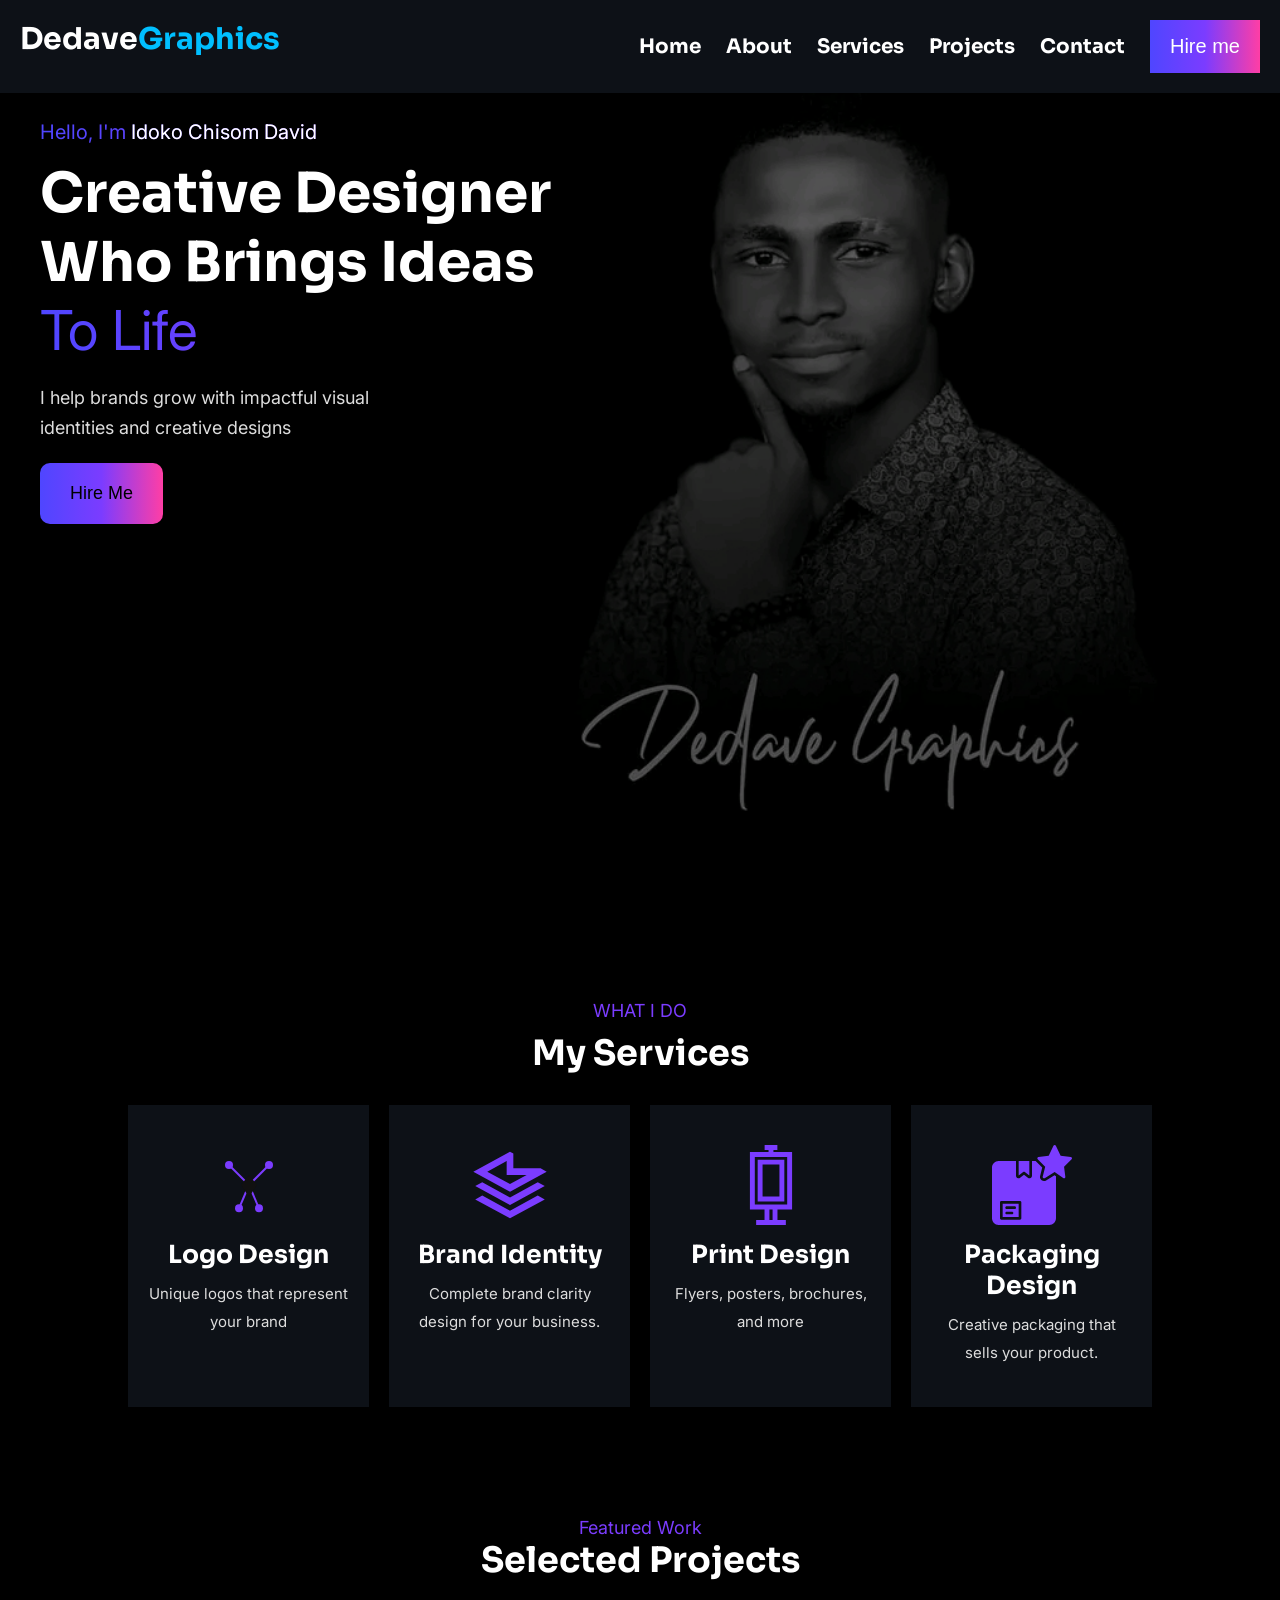
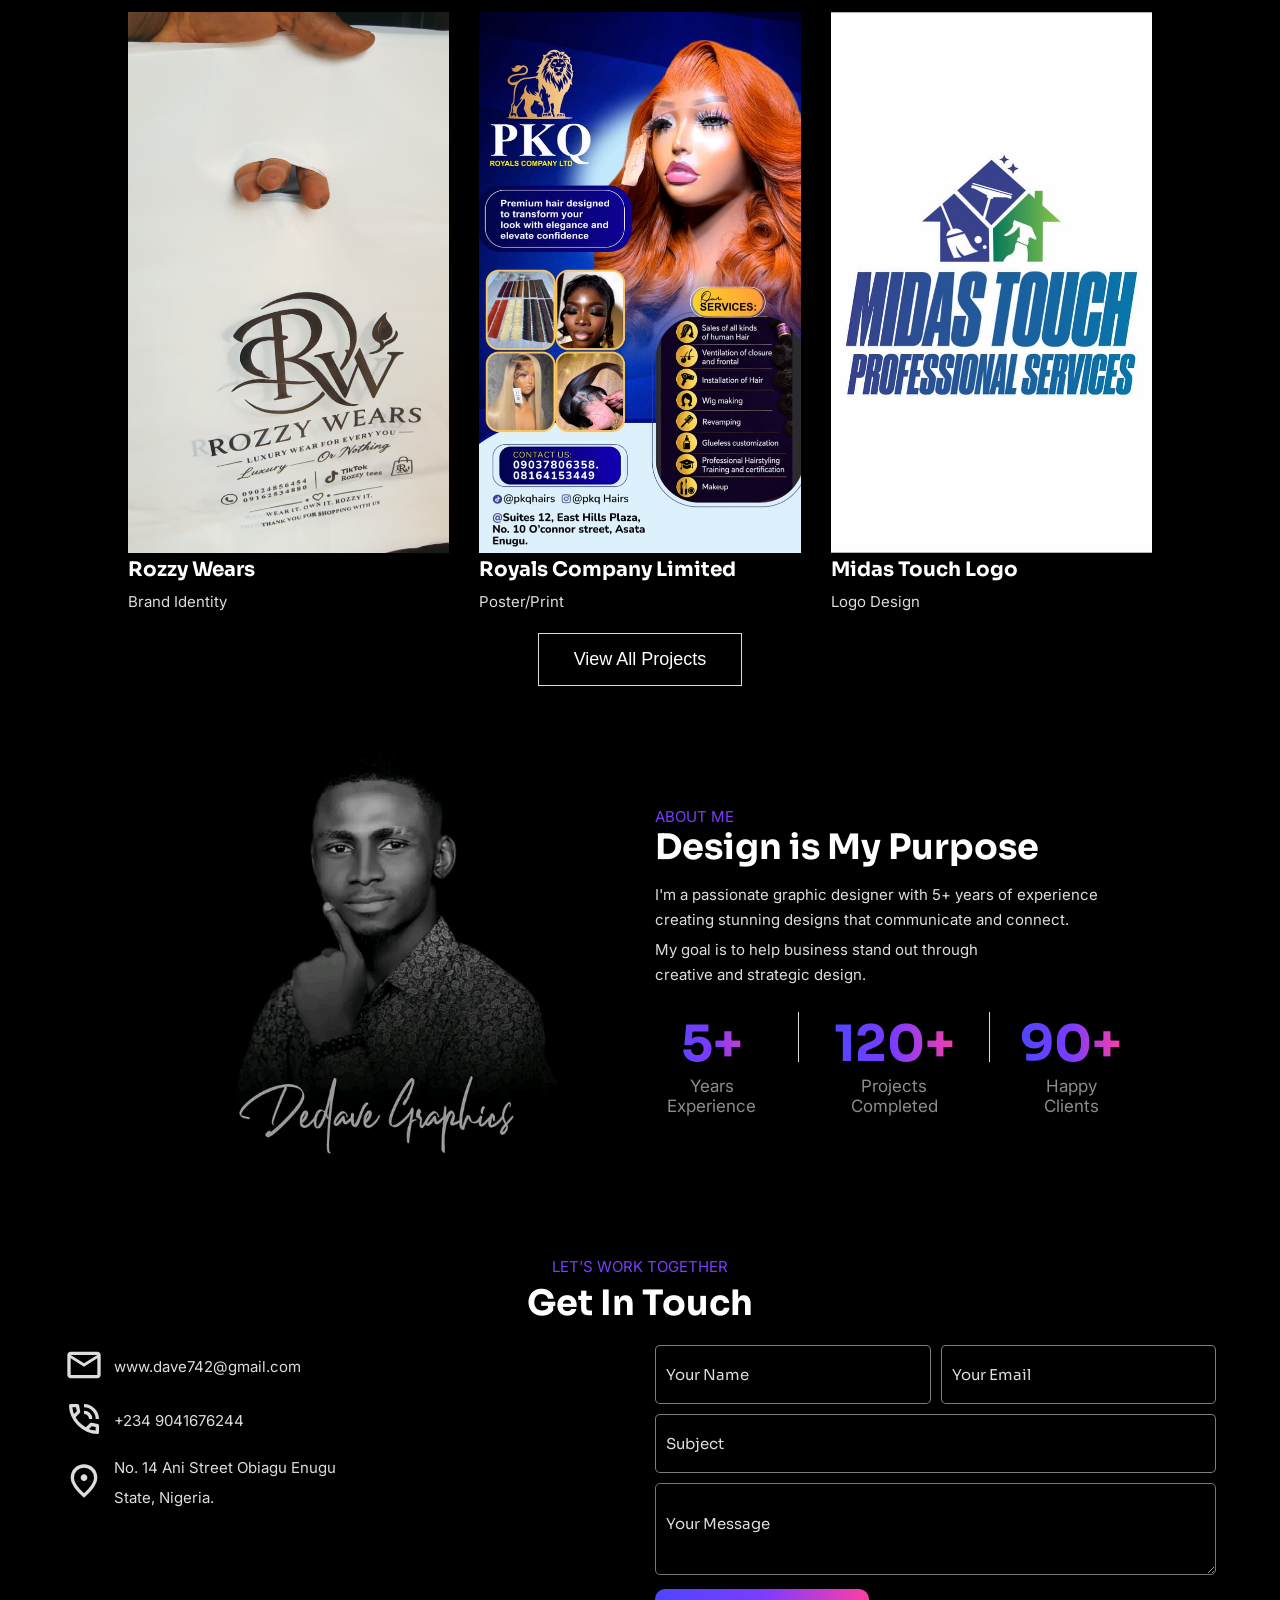
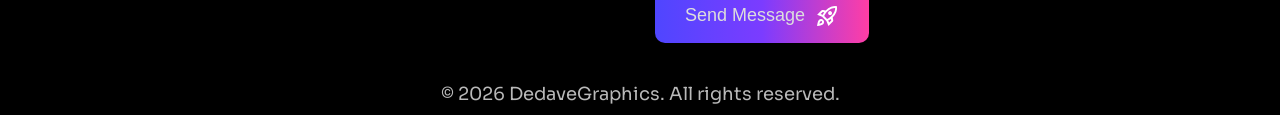
<file: index.html>
<!DOCTYPE html>
<html lang="en">
<head>
  <meta charset="UTF-8">
  <meta name="viewport" content="width=device-width, initial-scale=1.0">
  <title>Chisom Idoko | Graphic Designer In Enugu State Nigeria</title>
  <link rel="stylesheet" href="/style/style.css">
</head>
<!-- sora -->
 <link rel="preconnect" href="https://fonts.googleapis.com">
<link rel="preconnect" href="https://fonts.gstatic.com" crossorigin>
<link href="https://fonts.googleapis.com/css2?family=Inter:ital,opsz,wght@0,14..32,100..900;1,14..32,100..900&family=Lato:ital,wght@0,100;0,300;0,400;0,700;0,900;1,100;1,300;1,400;1,700;1,900&family=Montserrat:ital,wght@0,100..900;1,100..900&family=Open+Sans:ital,wght@0,300..800;1,300..800&family=Oswald:wght@200..700&family=Playfair+Display:ital,wght@0,400..900;1,400..900&family=Plus+Jakarta+Sans:ital,wght@0,200..800;1,200..800&family=Poppins:ital,wght@0,100;0,200;0,300;0,400;0,500;0,600;0,700;0,800;0,900;1,100;1,200;1,300;1,400;1,500;1,600;1,700;1,800;1,900&family=Roboto+Slab:wght@100..900&family=Roboto:ital,wght@0,100..900;1,100..900&family=Sora:wght@100..800&family=Ubuntu:ital,wght@0,300;0,400;0,500;0,700;1,300;1,400;1,500;1,700&display=swap" rel="stylesheet">
<!-- inter -->
 <link rel="preconnect" href="https://fonts.googleapis.com">
<link rel="preconnect" href="https://fonts.gstatic.com" crossorigin>
<link href="https://fonts.googleapis.com/css2?family=Inter:ital,opsz,wght@0,14..32,100..900;1,14..32,100..900&family=Lato:ital,wght@0,100;0,300;0,400;0,700;0,900;1,100;1,300;1,400;1,700;1,900&family=Montserrat:ital,wght@0,100..900;1,100..900&family=Open+Sans:ital,wght@0,300..800;1,300..800&family=Oswald:wght@200..700&family=Playfair+Display:ital,wght@0,400..900;1,400..900&family=Plus+Jakarta+Sans:ital,wght@0,200..800;1,200..800&family=Poppins:ital,wght@0,100;0,200;0,300;0,400;0,500;0,600;0,700;0,800;0,900;1,100;1,200;1,300;1,400;1,500;1,600;1,700;1,800;1,900&family=Roboto+Slab:wght@100..900&family=Roboto:ital,wght@0,100..900;1,100..900&family=Sora:wght@100..800&family=Ubuntu:ital,wght@0,300;0,400;0,500;0,700;1,300;1,400;1,500;1,700&display=swap" rel="stylesheet">
<body>
  <header>
    <nav>
      <div class="logo">
        <h1>Dedave<span>Graphics</span></h1>
      </div>
      <ul>
        <li><a href="#sec">Home</a></li>
        <li><a href="#about">About</a></li>
        <li><a href="#services">Services</a></li>
        <li><a href="#project">Projects</a></li>
        <li><a href="#contact">Contact</a></li>
        <li><a href="/html/hire.html"><button>Hire me</button></a></li>
      </ul>

      <div class="hamburger">
        <div class="bar"></div>
        <div class="bar"></div>
        <div class="bar"></div>
        <div class="bar"></div>
      </div>
    </nav>
  </header>

  <section id="sec" class="sec">
    <div class="hero">
      <div class="hero-words">
        <div class="hero-heading">
          <p class="first">Hello, I'm <span class="daniel">Idoko Chisom David</span></p>
          <h1>creative designer who brings ideas</h1>
          <p class="life">to life</p>
        </div>

        <div class="hero-text">
          <p class="help">I help brands grow with impactful visual identities and creative designs</p>
        </div>
        
        <div class="hero-buttons2">
          <div class="hire">
            <button onclick="
              window.location.href='/html/hire.html'
              ">Hire Me</button>
          </div>
          <!-- <div class="view">
            <button>View My Work</button>
          </div> -->
        </div>
      </div>
    </div>
    <div class="backdrop"></div>
  </section>

  <main>
    <section id="services" class="service">
      <div class="service-head">
        <p>WHAT I DO</p>
        <h2>My Services</h2>
      </div>

      <div class="service-grid">
        <div class="logo-flex">
          <div class="logo-svg">
          <span>
            <svg width="120" height="120" viewBox="0 0 120 120" xmlns="http://www.w3.org/2000/svg">
  <!-- Connection lines -->
  <line x1="30" y1="30" x2="60" y2="60" stroke=" #7b3cff" stroke-width="3"/>
  <line x1="90" y1="30" x2="60" y2="60" stroke=" #7b3cff" stroke-width="3"/>
  <line x1="60" y1="60" x2="45" y2="95" stroke=" #7b3cff" stroke-width="3"/>
  <line x1="60" y1="60" x2="75" y2="95" stroke=" #7b3cff" stroke-width="3"/>

  <!-- Anchor points -->
  <circle cx="30" cy="30" r="6" fill=" #7b3cff"/>
  <circle cx="90" cy="30" r="6" fill=" #7b3cff"/>
  <circle cx="45" cy="95" r="6" fill=" #7b3cff"/>
  <circle cx="75" cy="95" r="6" fill=" #7b3cff"/>

  <!-- Center pen nib -->
  <polygon points="60,45 72,60 60,78 48,60"
           fill="#111"/>
</svg>
          </span>
          </div>
          <div class="logo-text">
            <h3>logo design</h3>
            <p>Unique logos that represent your brand</p>
          </div>
        </div>

        <div class="brand-flex">
          <div class="brand-svg">
            <span>
              <svg xmlns="http://www.w3.org/2000/svg" height="24px" viewBox="0 -960 960 960" width="24px" fill="#e3e3e3"><path d="M480-240 63-467l84-46 333 182 333-182 84 46-417 227Zm0 160L63-307l84-46 333 182 333-182 84 46L480-80Zm0-320L40-640l440-240 40 22v178h327l73 40-440 240Zm0-91 200-109H440v-167L207-640l273 149Zm-40-109Z"/></svg>
            </span>
          </div>
          <div class="brand-text">
            <h3>brand identity</h3>
            <p>Complete brand clarity design for your business.</p>
          </div>
        </div>

        <div class="print-flex">
          <div class="print-svg">
            <span>
              <?xml version="1.0" encoding="iso-8859-1"?>
<!-- Uploaded to: SVG Repo, www.svgrepo.com, Generator: SVG Repo Mixer Tools -->
<svg fill="#000000" height="800px" width="800px" version="1.1" id="Layer_1" xmlns="http://www.w3.org/2000/svg" xmlns:xlink="http://www.w3.org/1999/xlink" 
	 viewBox="0 0 512 512" xml:space="preserve">
<g>
	<g>
		<path d="M390.93,412.083V45.17H271.673V31.347h25.106V0H215.22v31.347h25.107V45.17H121.07v366.913h93.482v68.57h-53.57V512h53.57
			h82.895h53.57v-31.347h-53.57v-68.57H390.93z M266.101,480.653L266.101,480.653H245.9v-68.57h20.201V480.653z M214.553,380.736
			h-62.136V76.517h207.166v304.219h-62.135H214.553z"/>
	</g>
</g>
<g>
	<g>
		<path d="M170.66,361.535h170.68V94.041H170.66V361.535z M202.007,125.388h107.986v204.8H202.007V125.388z"/>
	</g>
</g>
</svg>
            </span>
          </div>
          <div class="print-text">
            <h3>print design</h3>
            <p>Flyers, posters, brochures, and more</p>
          </div>
        </div>

        <div class="package-flex">
          <div class="package-svg">
            <span>
              <?xml version="1.0" encoding="iso-8859-1"?>
<!-- Uploaded to: SVG Repo, www.svgrepo.com, Generator: SVG Repo Mixer Tools -->
<svg fill="#000000" height="800px" width="800px" version="1.1" id="Layer_1" xmlns="http://www.w3.org/2000/svg" xmlns:xlink="http://www.w3.org/1999/xlink" 
	 viewBox="0 0 512.001 512.001" xml:space="preserve">
<g>
	<g>
		<g>
			<path d="M68.267,460.799h102.4v-85.333h-102.4V460.799z M93.867,392.532h51.2c4.719,0,8.533,3.823,8.533,8.533
				s-3.814,8.533-8.533,8.533h-51.2c-4.719,0-8.533-3.823-8.533-8.533S89.148,392.532,93.867,392.532z M93.867,426.666H128
				c4.719,0,8.533,3.823,8.533,8.533s-3.814,8.533-8.533,8.533H93.867c-4.719,0-8.533-3.823-8.533-8.533
				S89.148,426.666,93.867,426.666z"/>
			<path d="M204.8,170.666c1.886,0,3.772,0.623,5.333,1.869l28.8,23.04v-93.175h-68.267v93.175l28.8-23.04
				C201.028,171.289,202.914,170.666,204.8,170.666z"/>
			<path d="M346.368,226.508c-4.096,2.552-8.772,3.891-13.568,3.891c-5.444,0-10.641-1.69-15.053-4.89
				c-8.508-6.187-12.339-16.768-9.771-26.948l13.542-54.178l-40.951-40.951c-0.324-0.324-0.589-0.691-0.896-1.033H256v94.899
				c0,6.298-3.524,11.913-9.207,14.635c-5.692,2.731-12.271,1.971-17.178-1.954L204.8,190.13l-24.815,19.849
				c-2.961,2.364-6.519,3.584-10.12,3.584c-2.381,0-4.787-0.538-7.057-1.63c-5.683-2.722-9.207-8.337-9.207-14.635v-94.899H42.231
				C18.944,102.399,0,121.539,0,145.066v324.267c0,23.526,18.944,42.667,42.231,42.667h324.702c23.526,0,42.667-19.14,42.667-42.667
				V199.688l-9.481-6.775L346.368,226.508z M187.733,469.332c0,4.71-3.814,8.533-8.533,8.533H59.733
				c-4.719,0-8.533-3.823-8.533-8.533v-102.4c0-4.71,3.814-8.533,8.533-8.533H179.2c4.719,0,8.533,3.823,8.533,8.533V469.332z"/>
			<path d="M511.533,82.553c-1.067-3.089-3.789-5.299-7.031-5.692l-65.229-7.97L408.766,4.866c-1.408-2.978-4.412-4.864-7.697-4.864
				c-3.294,0-6.298,1.886-7.706,4.864l-30.507,64.026l-65.22,7.97c-3.243,0.393-5.973,2.603-7.04,5.692
				c-1.067,3.081-0.273,6.502,2.039,8.815l47.778,47.778l-15.889,63.582c-0.853,3.379,0.444,6.929,3.26,8.977
				c1.493,1.084,3.251,1.63,5.018,1.63c1.562,0,3.132-0.435,4.523-1.297l63.428-39.646l55.091,39.356
				c2.748,1.963,6.417,2.116,9.318,0.384c2.91-1.741,4.531-5.026,4.105-8.388l-8.021-64.128l48.256-48.247
				C511.806,89.055,512.6,85.634,511.533,82.553z"/>
		</g>
	</g>
</g>
</svg>
            </span>
          </div>
          <div class="package-text">
            <h3>packaging design</h3>
            <p>Creative packaging that sells your product.</p>
          </div>
        </div>

      </div>
    </section>

    <section id="project" class="project">
      <div class="project-head">
        <p>Featured Work</p>
        <h2>selected projects</h2>
      </div>
      
      <div class="project-grid">
        <div class="project-img">
          <img src="/brand-img/eb7b2754-4605-4c84-a5c2-ebed32ed30f8.jpg" alt="" loading="lazy">
          <div class="project-text">
            <h3>Rozzy Wears</h3>
            <p>Brand Identity</p>
          </div>
        </div>

        <div class="project-img-2">
          <img src="/print-img/WhatsApp Image 2026-07-05 at 2.33.03 PM.jpeg" alt="" loading="lazy">
          <div class="project-text">
            <h3>Royals Company Limited</h3>
            <p>Poster/Print</p>
          </div>
        </div>

        <!-- <div class="project-img">
          <img src="/images/WhatsApp Image 2026-05-28 at 1.09.50 PM.jpeg" alt="" loading="lazy">
          <div class="project-text">
            <h3>Social Media Post</h3>
            <p>Social Media Design</p>
          </div>
        </div> -->

        <div class="project-img">
          <img src="/logo-img/fd7cf02d-7aac-4b7b-b3cf-40fdb71e981e.jpg" alt="" loading="lazy">
          <div class="project-text">
            <h3 class="touch">Midas Touch Logo</h3>
            <p>Logo Design</p>
          </div>
        </div>
      </div>

      <div class="all">
        <button onclick="
          window.location.href='/html/project.html'
          ">View All Projects</button>
      </div>
    </section>

    <section id="about" class="about">
      <div class="about-flex">
        <div class="about-img">
          <img src="/images/FB_IMG_17660666306803699.jpg" alt="">
        </div>

        <div class="about-text">
          <div class="about-head">
            <p>ABOUT ME</p>
            <h2>Design is My Purpose</h2>
          </div>

          <div class="about-list-2">
            <p>I'm a passionate graphic designer with 5+ years of experience creating stunning designs that communicate and connect.</p>
            <p>My goal is to help business stand out through creative and strategic design.</p>
          </div>

          <div class="experience">
            <div class="years">
              <h3>5+</h3>
              <p>Years Experience</p>
            </div>
            <div class="experience-line"></div>

            <div class="complete">
              <h3>120+</h3>
              <p>Projects Completed</p>
            </div>
            <div class="experience-line"></div>

            <div class="client">
              <h3>90+</h3>
              <p>Happy Clients</p>
            </div>
            <div class="client-line"></div>
          </div>
        </div>
      </div>
    </section>

    <section id="contact" class="get">
      <div class="get-head">
        <p>LET'S WORK TOGETHER</p>
        <h2>Get In Touch</h2>
      </div>

      <div class="get-flex">
        <div class="contact-svg">
          <div class="message">
          <div class="message-svg">
            <span>
              <svg xmlns="http://www.w3.org/2000/svg" height="24px" viewBox="0 -960 960 960" width="24px" fill="#e3e3e3"><path d="M160-160q-33 0-56.5-23.5T80-240v-480q0-33 23.5-56.5T160-800h640q33 0 56.5 23.5T880-720v480q0 33-23.5 56.5T800-160H160Zm320-280L160-640v400h640v-400L480-440Zm0-80 320-200H160l320 200ZM160-640v-80 480-400Z"/></svg>
            </span>
          </div>
          <div class="message-text">
            <p>www.dave742@gmail.com</p>
          </div>
          </div>

          <div class="phone">
          <div class="phone-svg">
            <span>
              <svg xmlns="http://www.w3.org/2000/svg" height="24px" viewBox="0 -960 960 960" width="24px" fill="#e3e3e3"><path d="M760-480q0-117-81.5-198.5T480-760v-80q75 0 140.5 28.5t114 77q48.5 48.5 77 114T840-480h-80Zm-160 0q0-50-35-85t-85-35v-80q83 0 141.5 58.5T680-480h-80Zm198 360q-125 0-247-54.5T329-329Q229-429 174.5-551T120-798q0-18 12-30t30-12h162q14 0 25 9.5t13 22.5l26 140q2 16-1 27t-11 19l-97 98q20 37 47.5 71.5T387-386q31 31 65 57.5t72 48.5l94-94q9-9 23.5-13.5T670-390l138 28q14 4 23 14.5t9 23.5v162q0 18-12 30t-30 12ZM241-600l66-66-17-94h-89q5 41 14 81t26 79Zm358 358q39 17 79.5 27t81.5 13v-88l-94-19-67 67ZM241-600Zm358 358Z"/></svg>
            </span>
          </div>
          <div class="phone-text">
            <p>+234 9041676244</p>
          </div>
          </div>

          <div class="location">
            <div class="location-svg">
              <span>
                <svg xmlns="http://www.w3.org/2000/svg" height="24px" viewBox="0 -960 960 960" width="24px" fill="#e3e3e3"><path d="M536.5-503.5Q560-527 560-560t-23.5-56.5Q513-640 480-640t-56.5 23.5Q400-593 400-560t23.5 56.5Q447-480 480-480t56.5-23.5ZM480-186q122-112 181-203.5T720-552q0-109-69.5-178.5T480-800q-101 0-170.5 69.5T240-552q0 71 59 162.5T480-186Zm0 106Q319-217 239.5-334.5T160-552q0-150 96.5-239T480-880q127 0 223.5 89T800-552q0 100-79.5 217.5T480-80Zm0-480Z"/></svg>
              </span>
            </div>
            <div class="location-text">
              <p>No. 14 Ani Street Obiagu Enugu State, Nigeria.</p>
            </div>
          </div>
        </div>

        <div class="contact-form">
          <form action="https://api.web3forms.com/submit" method="post">
            <input type="hidden" name="access_key" value="dfabc8dd-421d-48a4-a462-9eb634ca4a29">

            <input type="hidden" name="redirect" value="https://chisom-portfolio-eight.vercel.app/thank-you.html">

            <div class="forms">
              <div class="input-1">
                <div class="input">
                  <input type="text" name="name" placeholder="Your Name" required>
                </div>
                <div class="input">
                  <input type="email" name="email" placeholder="Your Email" required>
                </div>
              </div>

              <div class="subject-input">
                <input type="text" name="subject" placeholder="Subject" required>
              </div>

              <div class="message-input">
                <textarea name="message" placeholder="Your Message" required></textarea>
              </div>

              <div class="send">
                <button>Send Message <svg xmlns="http://www.w3.org/2000/svg" height="24px" viewBox="0 -960 960 960" width="24px" fill="#e3e3e3"><path d="m226-559 78 33q14-28 29-54t33-52l-56-11-84 84Zm142 83 114 113q42-16 90-49t90-75q70-70 109.5-155.5T806-800q-72-5-158 34.5T492-656q-42 42-75 90t-49 90Zm155-121.5q0-33.5 23-56.5t57-23q34 0 57 23t23 56.5q0 33.5-23 56.5t-57 23q-34 0-57-23t-23-56.5ZM565-220l84-84-11-56q-26 18-52 32.5T532-299l33 79Zm313-653q19 121-23.5 235.5T708-419l20 99q4 20-2 39t-20 33L538-80l-84-197-171-171-197-84 167-168q14-14 33.5-20t39.5-2l99 20q104-104 218-147t235-24ZM157-321q35-35 85.5-35.5T328-322q35 35 34.5 85.5T327-151q-25 25-83.5 43T82-76q14-103 32-161.5t43-83.5Zm57 56q-10 10-20 36.5T180-175q27-4 53.5-13.5T270-208q12-12 13-29t-11-29q-12-12-29-11.5T214-265Z"/></svg></button>
              </div>
            </div>
          </form>
        </div>

      </div>
    </section> 
  </main>

  <footer>
    <p class="copy-button">&copy; 2026 DedaveGraphics. All rights reserved.</p>
  </footer>
  

  <script src="/script.js"></script>
</body>
</html>
</file>
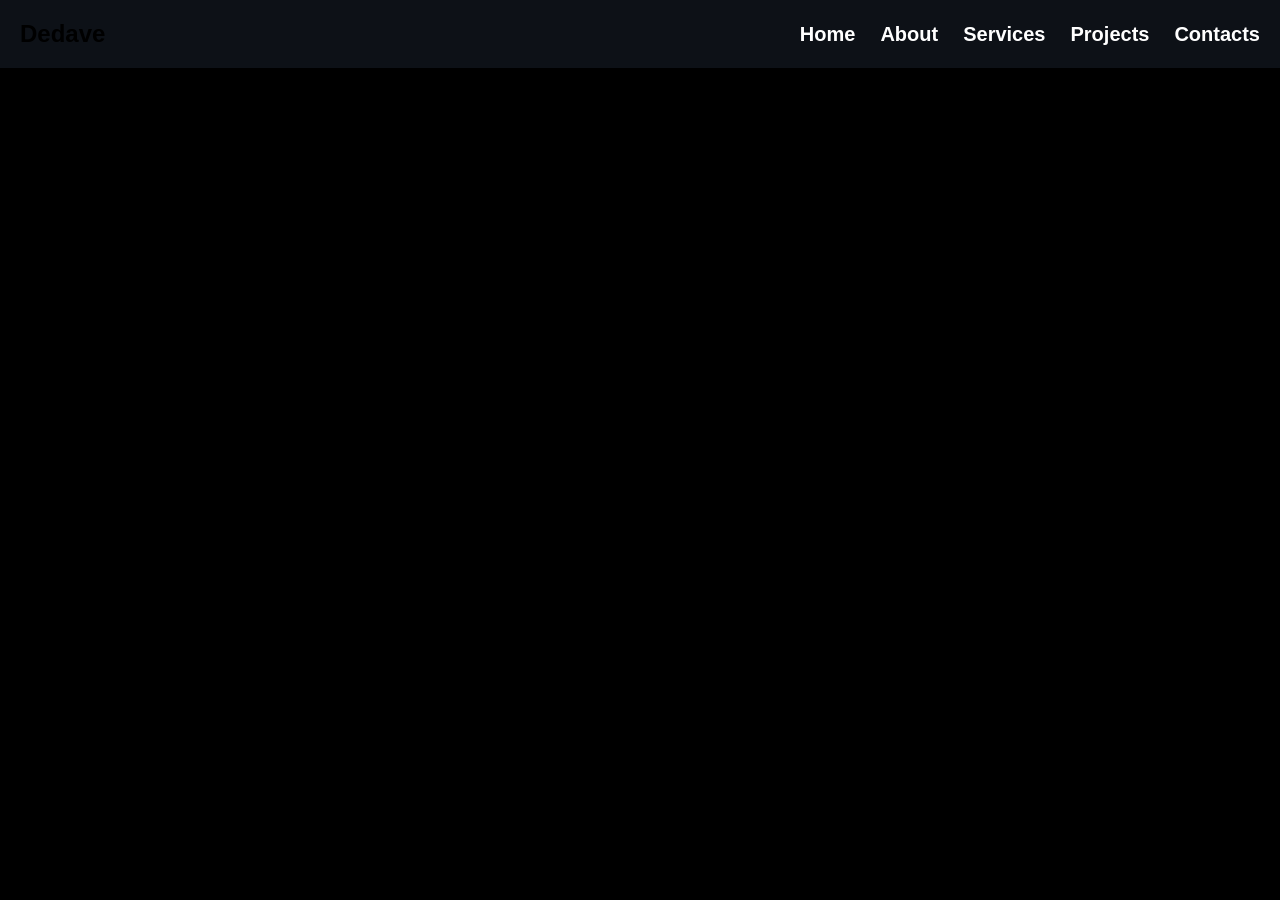
<file: index/index.html>
<!DOCTYPE html>
<html lang="en">
<head>
  <meta charset="UTF-8">
  <meta name="viewport" content="width=device-width, initial-scale=1.0">
  <title>Chisom Idoko | Graphic Designer In Enugu State Nigeria</title>
  <link rel="stylesheet" href="/style/style.css">
</head>
<body>
  <header>
    <nav class="nav-bar">
      <h1>Dedave</h1>
      <ul>
        <li><a href="#">Home</a></li>
        <li><a href="#">About</a></li>
        <li><a href="#">Services</a></li>
        <li><a href="#">Projects</a></li>
        <li><a href="#">Contacts</a></li>
      </ul>
      <div class="hamburger">X</div>
    </nav>
  </header>

  <section class="hero">
    <h2>Dedave Graphics</h2>
    <p>Designs that speaks before u do</p>
  </section>
</body>
</html>
</file>
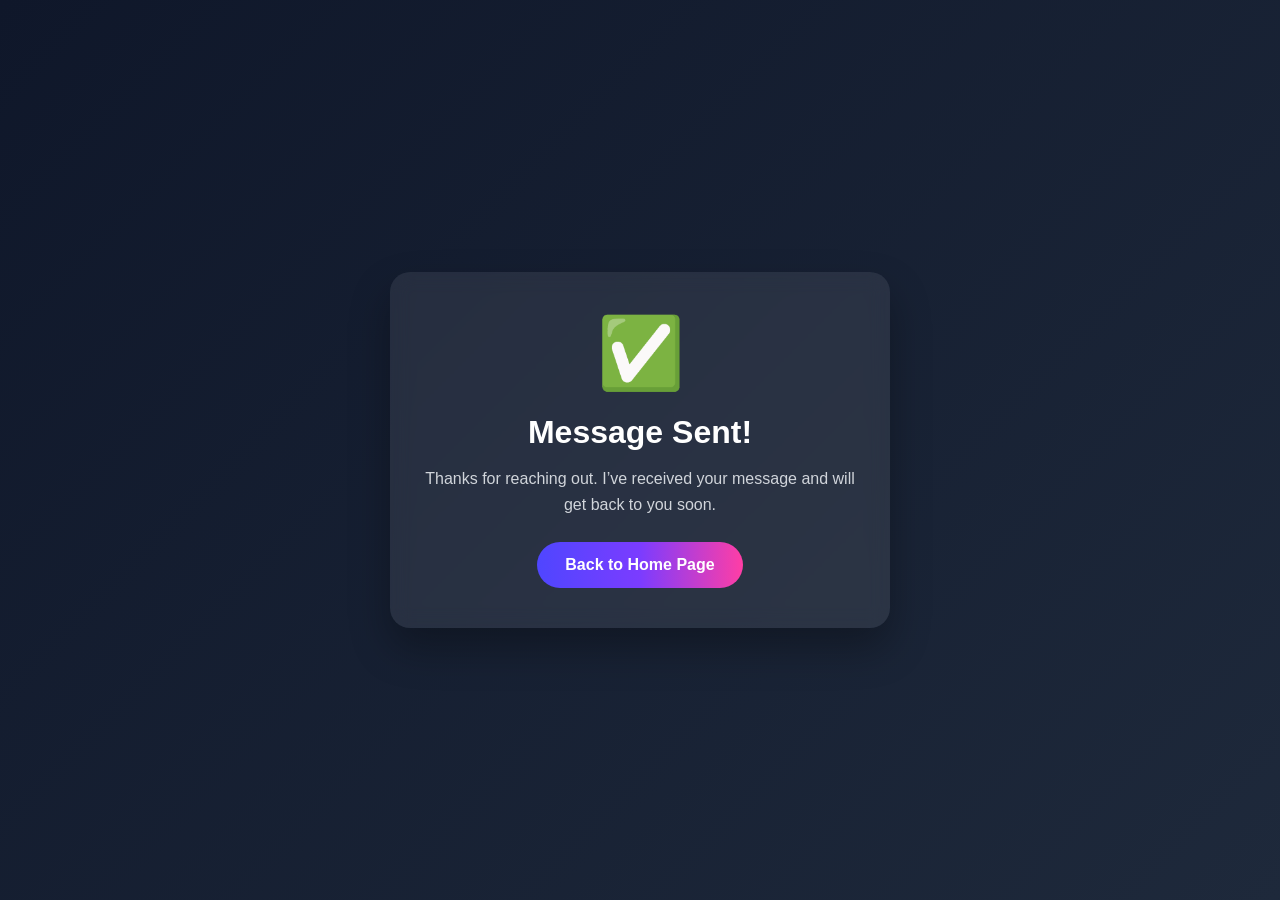
<file: thank-you.html>
<!DOCTYPE html>
<html lang="en">
<head>
  <meta charset="UTF-8">
  <meta name="viewport" content="width=device-width, initial-scale=1.0">
  <title>Thank You</title>
  <link rel="stylesheet" href="/thank.css">
</head>
<body>
  <div class="card">
    <div class="icon">✅</div>
    <h1>Message Sent!</h1>
    <p>
      Thanks for reaching out. I’ve received your message and will get back to you soon.
    </p>
    <a href="/index.html">Back to Home Page</a>
  </div>
</body>
</html>
</file>
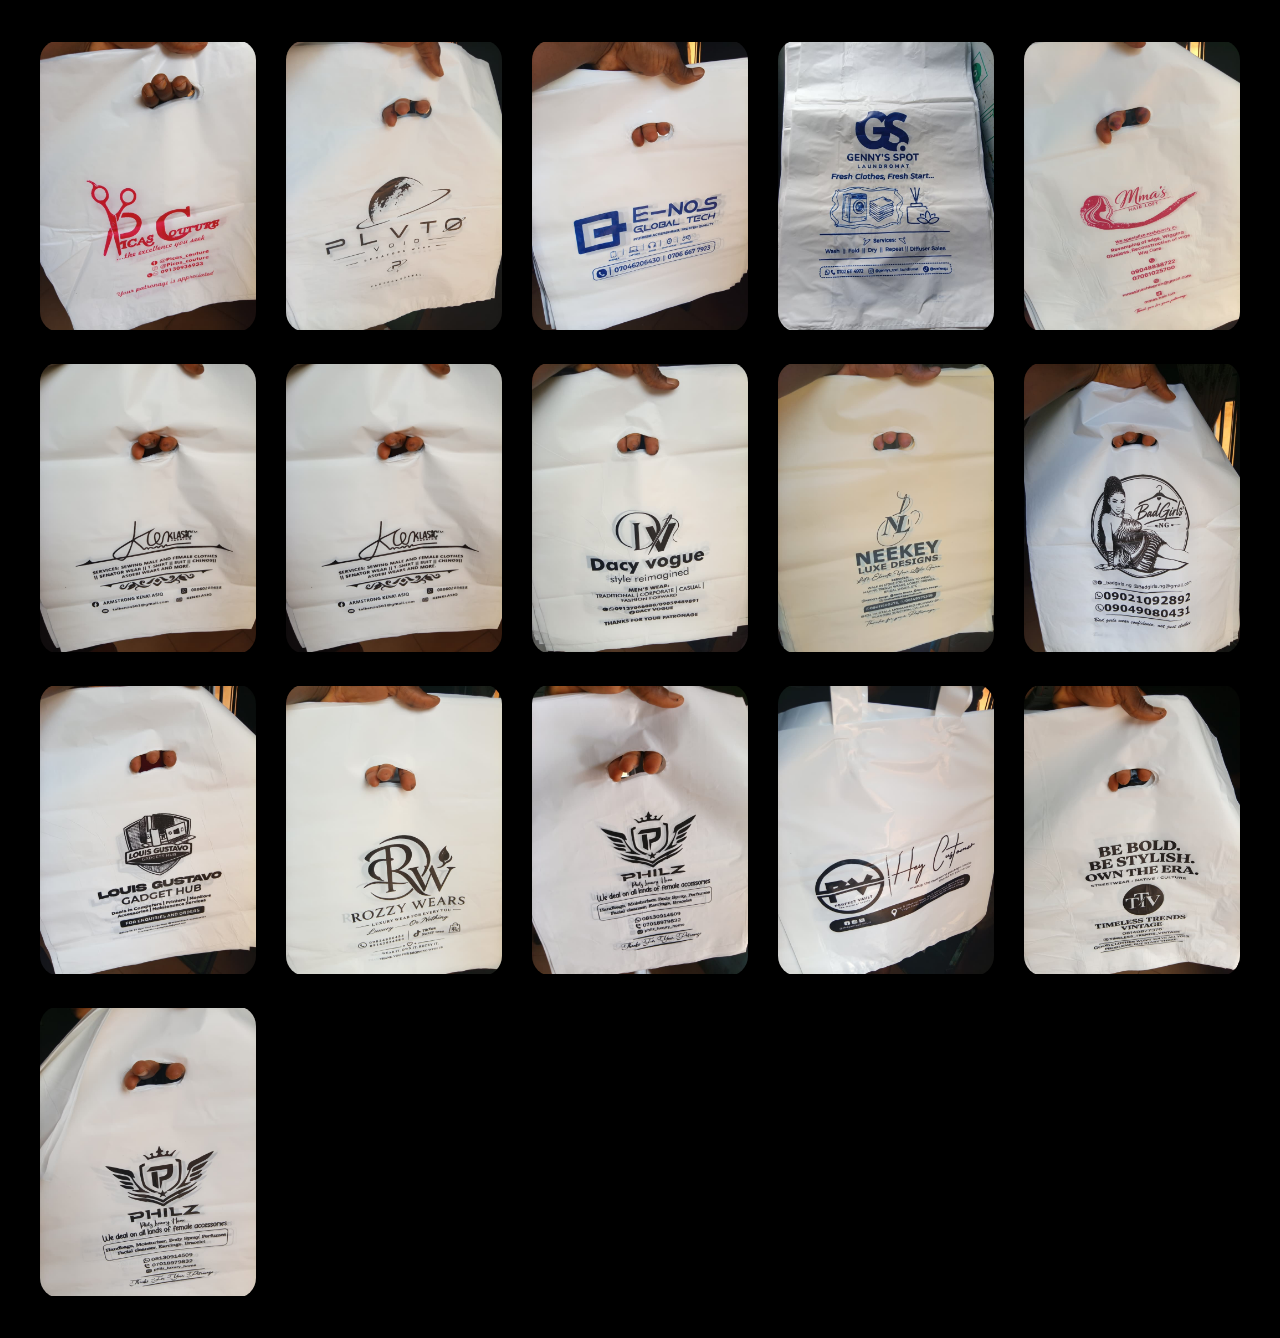
<file: html/brand(view).html>
<!DOCTYPE html>
<html lang="en">
<head>
  <meta charset="UTF-8">
  <meta name="viewport" content="width=device-width, initial-scale=1.0">
  <title>View More(brands)</title>
  <link rel="stylesheet" href="/style/brand(view).css">
</head>
<body>
  <main class="brand-grid">
    <div class="img">
      <img src="/brand-img/3db98083-1243-4cf8-af9a-e5f9c6fc86e1.jpg" alt="" loading="lazy">
    </div>

    <div class="img">
      <img src="/brand-img/627c94d1-0aa0-4b41-bd50-6ecd5c8bac0c.jpg" alt="" loading="lazy">
    </div>

    <div class="img">
      <img src="/brand-img/646818ae-a93f-42a4-8864-3bd93e0eeef5.jpg" alt="" loading="lazy">
    </div>

    <div class="img">
      <img src="/brand-img/8691baa4-3fcf-4937-a938-06bdb1725376.jpg" alt="" loading="lazy">
    </div>

    <div class="img">
      <img src="/brand-img/9e9b7642-47ae-43f6-9f3c-d91bd6a6dedd.jpg" alt="" loading="lazy">
    </div>

    <div class="img">
      <img src="/brand-img/b36e2a6a-0284-45f9-a253-227c9856f432.jpg" alt="" loading="lazy">
    </div>

    <div class="img">
      <img src="/brand-img/b36e2a6a-0284-45f9-a253-227c9856f432.jpg" alt="">
    </div>

    <div class="img">
      <img src="/brand-img/c1066bf5-d8a2-4ec7-95ab-6ed7a398c287.jpg" alt="" loading="lazy">
    </div>

    <div class="img">
      <img src="/brand-img/cd7c020a-8fa4-4d5a-a057-ec67fa69cb66.jpg" alt="" loading="lazy">
    </div>

    <div class="img">
      <img src="/brand-img/d0d7e714-338f-4da3-8964-6464665aced6.jpg" alt="" loading="lazy">
    </div>

    <div class="img">
      <img src="/brand-img/d68d8f92-daeb-4128-b30d-5876f74806e9.jpg" alt="" loading="lazy">
    </div>

    <div class="img">
      <img src="/brand-img/eb7b2754-4605-4c84-a5c2-ebed32ed30f8.jpg" alt="" loading="lazy">
    </div>

    <div class="img">
      <img src="/brand-img/f1b71f7e-904f-4cda-ac05-8587a9563ec5.jpg" alt="" loading="lazy">
    </div>

    <div class="img">
      <img src="/brand-img/f28244a8-c3d4-4922-9412-8eda78053d1a.jpg" alt="" loading="lazy">
    </div>

    <div class="img">
      <img src="/brand-img/f3765604-d892-47d1-8a3e-251dbdd1dab9.jpg" alt="" loading="lazy">
    </div>

    <div class="img">
      <img src="/brand-img/f5e779a9-ab07-4337-8838-bf05694581b4.jpg" alt="" loading="lazy">
    </div>
  </main>
</body>
</html>
</file>
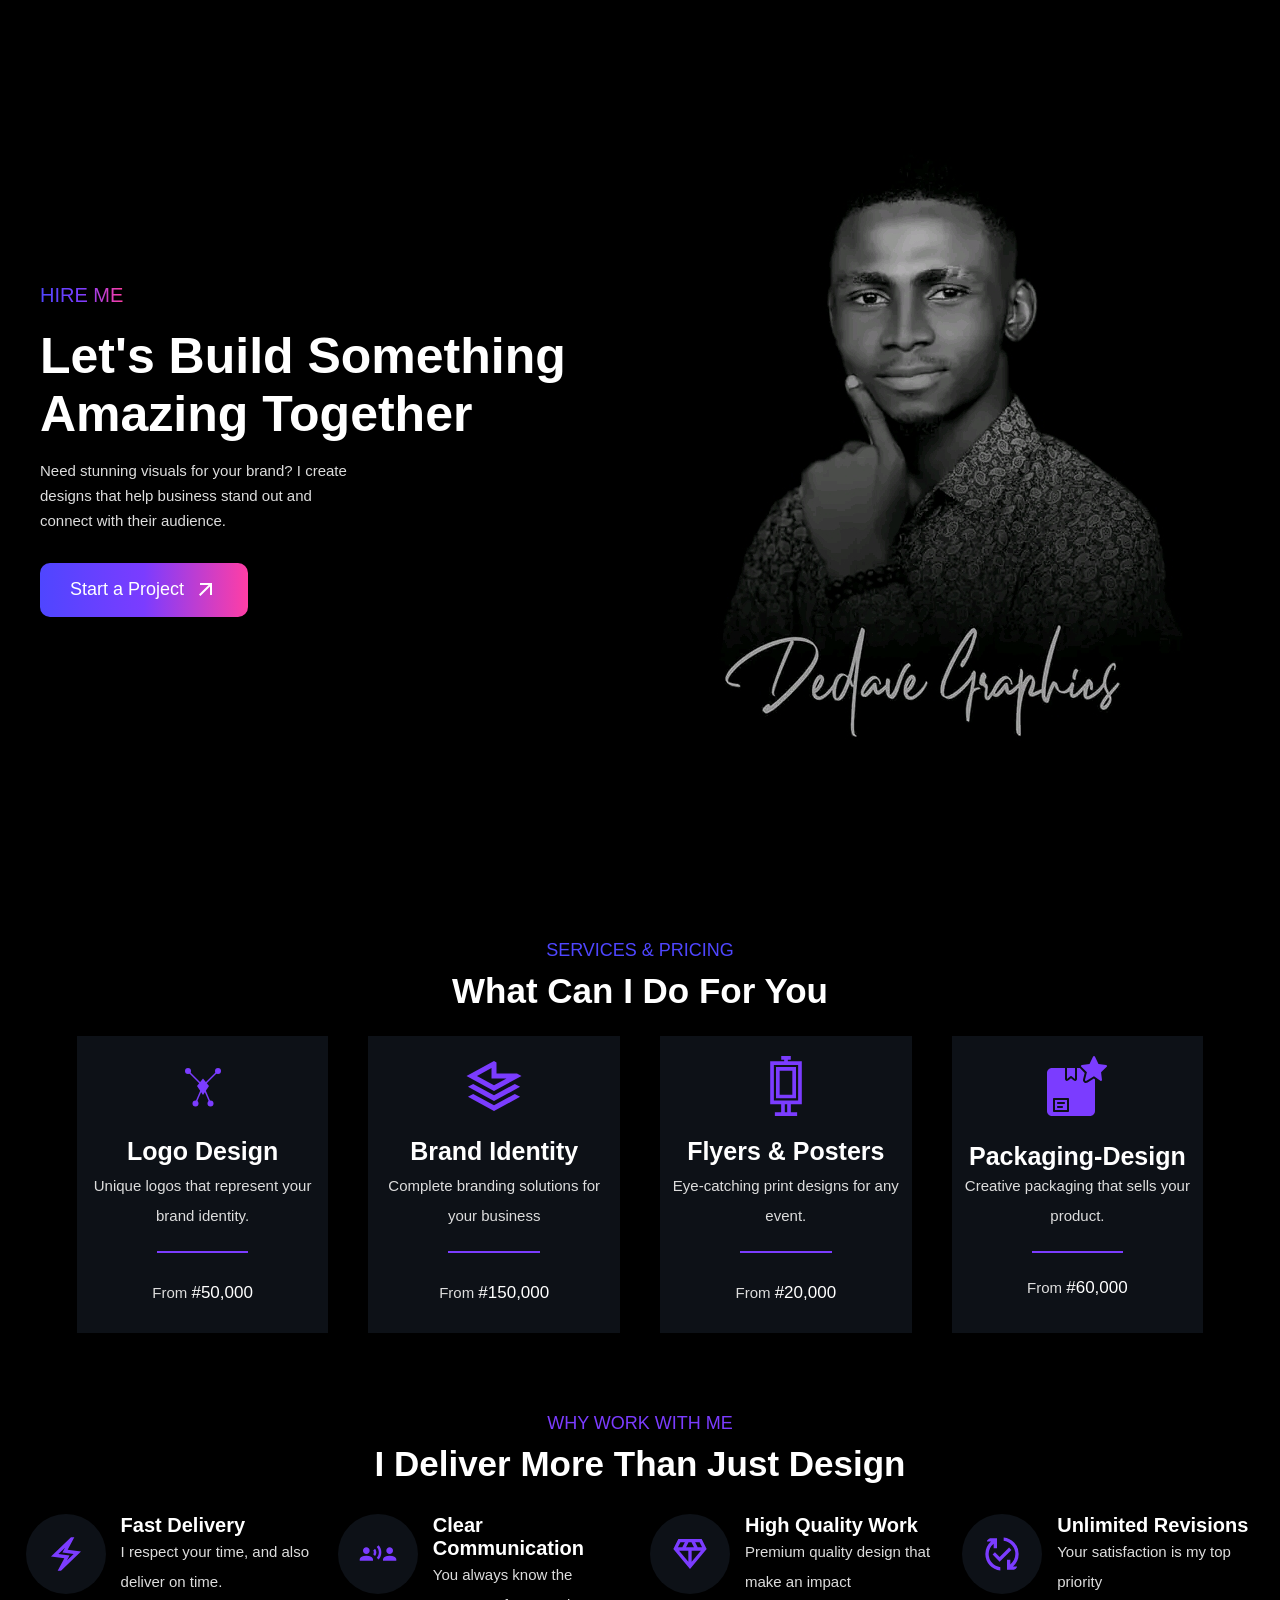
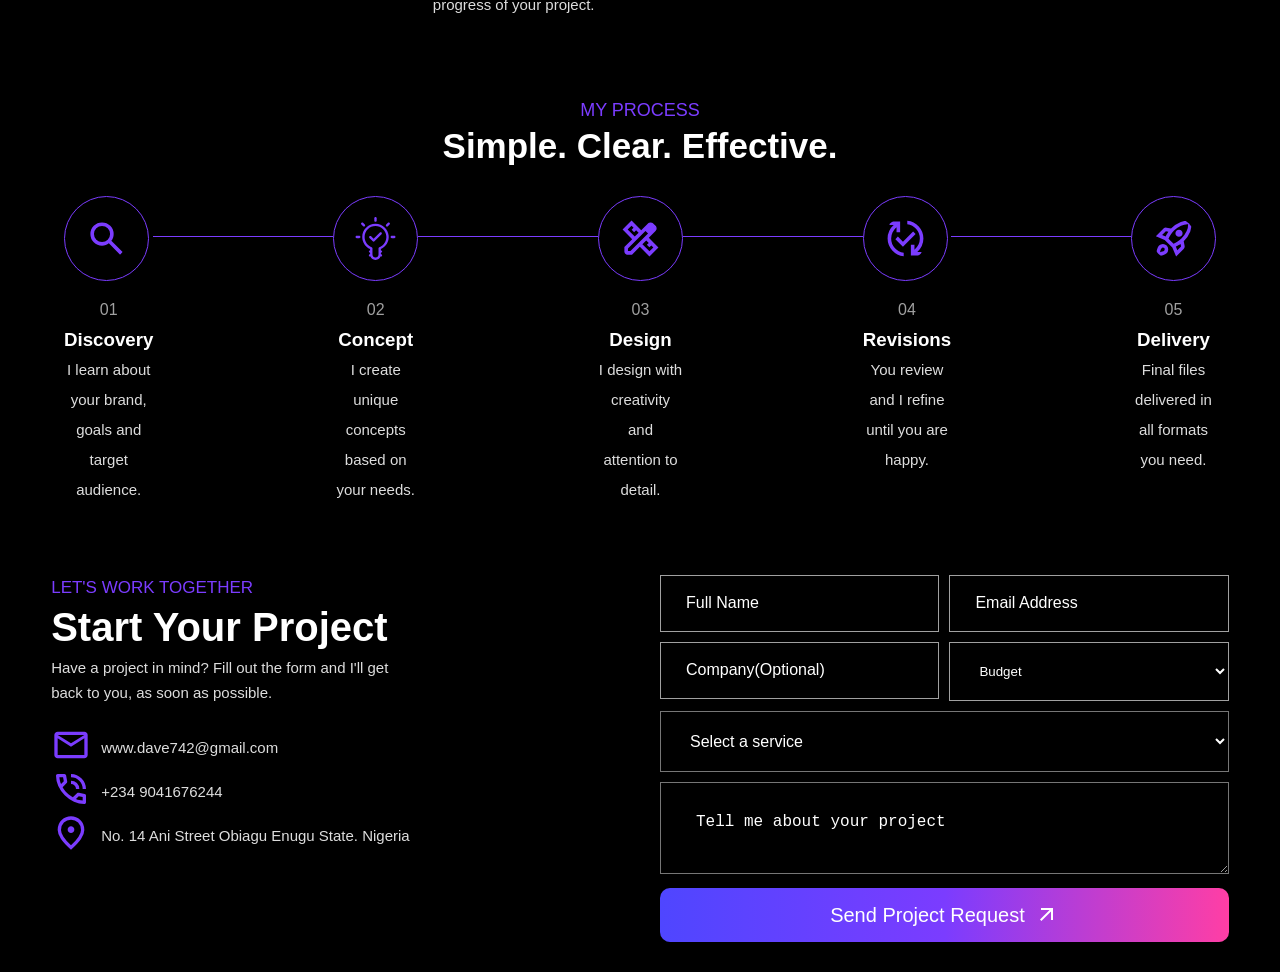
<file: html/hire.html>
<!DOCTYPE html>
<html lang="en">
<head>
  <meta charset="UTF-8">
  <meta name="viewport" content="width=device-width, initial-scale=1.0">
  <title>Hire Me</title>
  <link rel="stylesheet" href="/style/hire.css">
</head>
<body>
  <section class="hire">
    <div class="hire-hero">
      <div class="hero-text">
        <span>HIRE ME</span>
        <h1>let's build something amazing together</h1>
        <p>Need stunning visuals for your brand? I create designs that help business stand out and connect with their audience.</p>
      </div>
      <div class="hero-button">
        <div class="start">
          <button onclick="goToSection('start')">Start a Project 
            <svg xmlns="http://www.w3.org/2000/svg" height="24px" viewBox="0 -960 960 960" width="24px" fill="#fff"><path d="m256-240-56-56 384-384H240v-80h480v480h-80v-344L256-240Z"/></svg>
          </button>
        </div>
        <!-- <div class="me">
          <button>Contact Me <span>
            <svg xmlns="http://www.w3.org/2000/svg" height="24px" viewBox="0 -960 960 960" width="24px" fill="#e3e3e3"><path d="M160-160q-33 0-56.5-23.5T80-240v-480q0-33 23.5-56.5T160-800h640q33 0 56.5 23.5T880-720v480q0 33-23.5 56.5T800-160H160Zm320-280L160-640v400h640v-400L480-440Zm0-80 320-200H160l320 200ZM160-640v-80 480-400Z"/></svg>
          </span></button>
        </div> -->
      </div>
    </div>
  </section>

   <main>
    <section class="services">
       <div class="service-text">
          <p>SERVICES & PRICING</p>
          <h2>what can i do for you</h2>
        </div>

       <div class="service-grid">
        <div class="logo-flex">
          <div class="logo-svg">
            <span><svg width="120" height="120" viewBox="0 0 120 120" xmlns="http://www.w3.org/2000/svg">
  <!-- Connection lines -->
  <line x1="30" y1="30" x2="60" y2="60" stroke=" #7b3cff" stroke-width="3"/>
  <line x1="90" y1="30" x2="60" y2="60" stroke=" #7b3cff" stroke-width="3"/>
  <line x1="60" y1="60" x2="45" y2="95" stroke=" #7b3cff" stroke-width="3"/>
  <line x1="60" y1="60" x2="75" y2="95" stroke=" #7b3cff" stroke-width="3"/>

  <!-- Anchor points -->
  <circle cx="30" cy="30" r="6" fill=" #7b3cff"/>
  <circle cx="90" cy="30" r="6" fill=" #7b3cff"/>
  <circle cx="45" cy="95" r="6" fill=" #7b3cff"/>
  <circle cx="75" cy="95" r="6" fill=" #7b3cff"/>

  <!-- Center pen nib -->
  <polygon points="60,45 72,60 60,78 48,60"
           fill=" #7b3cff"/>
</svg></span>
          </div>
          <div class="logo-text">
            <h3>Logo design</h3>
            <p class="logos">Unique logos that represent your brand identity.</p>
            <div class="logo-line">
              <div class="line"></div>
            </div>
            <p>From <span>#50,000</span></p>
          </div>
        </div>

        <div class="brand-flex">
          <div class="brand-svg">
            <span>
              <svg xmlns="http://www.w3.org/2000/svg" height="24px" viewBox="0 -960 960 960" width="24px" fill="#e3e3e3"><path d="M480-240 63-467l84-46 333 182 333-182 84 46-417 227Zm0 160L63-307l84-46 333 182 333-182 84 46L480-80Zm0-320L40-640l440-240 40 22v178h327l73 40-440 240Zm0-91 200-109H440v-167L207-640l273 149Zm-40-109Z"/></svg>
            </span>
          </div>
          <div class="brand-text">
            <h3>brand identity</h3>
            <p class="brands">Complete branding solutions for your business</p>
            <div class="brand-line">
              <div class="line"></div>
            </div>
            <p>From <span>#150,000</span></p>
          </div>
        </div>

        <div class="poster-flex">
          <div class="poster-svg">
            <span>
              <?xml version="1.0" encoding="iso-8859-1"?>
<!-- Uploaded to: SVG Repo, www.svgrepo.com, Generator: SVG Repo Mixer Tools -->
<svg fill="#000000" height="800px" width="800px" version="1.1" id="Layer_1" xmlns="http://www.w3.org/2000/svg" xmlns:xlink="http://www.w3.org/1999/xlink" 
	 viewBox="0 0 512 512" xml:space="preserve">
<g>
	<g>
		<path d="M390.93,412.083V45.17H271.673V31.347h25.106V0H215.22v31.347h25.107V45.17H121.07v366.913h93.482v68.57h-53.57V512h53.57
			h82.895h53.57v-31.347h-53.57v-68.57H390.93z M266.101,480.653L266.101,480.653H245.9v-68.57h20.201V480.653z M214.553,380.736
			h-62.136V76.517h207.166v304.219h-62.135H214.553z"/>
	</g>
</g>
<g>
	<g>
		<path d="M170.66,361.535h170.68V94.041H170.66V361.535z M202.007,125.388h107.986v204.8H202.007V125.388z"/>
	</g>
</g>
</svg>
            </span>
          </div>
          <div class="poster-text">
            <h3>flyers & posters</h3>
            <p class="posters">Eye-catching print designs for any event.</p>
            <div class="poster-line">
              <div class="line"></div>
            </div>
            <p>From <span>#20,000</span></p>
          </div>
        </div>

        <div class="design-flex">
          <div class="design-svg">
            <span>
              <?xml version="1.0" encoding="iso-8859-1"?>
<!-- Uploaded to: SVG Repo, www.svgrepo.com, Generator: SVG Repo Mixer Tools -->
<svg fill="#000000" height="800px" width="800px" version="1.1" id="Layer_1" xmlns="http://www.w3.org/2000/svg" xmlns:xlink="http://www.w3.org/1999/xlink" 
	 viewBox="0 0 512.001 512.001" xml:space="preserve">
<g>
	<g>
		<g>
			<path d="M68.267,460.799h102.4v-85.333h-102.4V460.799z M93.867,392.532h51.2c4.719,0,8.533,3.823,8.533,8.533
				s-3.814,8.533-8.533,8.533h-51.2c-4.719,0-8.533-3.823-8.533-8.533S89.148,392.532,93.867,392.532z M93.867,426.666H128
				c4.719,0,8.533,3.823,8.533,8.533s-3.814,8.533-8.533,8.533H93.867c-4.719,0-8.533-3.823-8.533-8.533
				S89.148,426.666,93.867,426.666z"/>
			<path d="M204.8,170.666c1.886,0,3.772,0.623,5.333,1.869l28.8,23.04v-93.175h-68.267v93.175l28.8-23.04
				C201.028,171.289,202.914,170.666,204.8,170.666z"/>
			<path d="M346.368,226.508c-4.096,2.552-8.772,3.891-13.568,3.891c-5.444,0-10.641-1.69-15.053-4.89
				c-8.508-6.187-12.339-16.768-9.771-26.948l13.542-54.178l-40.951-40.951c-0.324-0.324-0.589-0.691-0.896-1.033H256v94.899
				c0,6.298-3.524,11.913-9.207,14.635c-5.692,2.731-12.271,1.971-17.178-1.954L204.8,190.13l-24.815,19.849
				c-2.961,2.364-6.519,3.584-10.12,3.584c-2.381,0-4.787-0.538-7.057-1.63c-5.683-2.722-9.207-8.337-9.207-14.635v-94.899H42.231
				C18.944,102.399,0,121.539,0,145.066v324.267c0,23.526,18.944,42.667,42.231,42.667h324.702c23.526,0,42.667-19.14,42.667-42.667
				V199.688l-9.481-6.775L346.368,226.508z M187.733,469.332c0,4.71-3.814,8.533-8.533,8.533H59.733
				c-4.719,0-8.533-3.823-8.533-8.533v-102.4c0-4.71,3.814-8.533,8.533-8.533H179.2c4.719,0,8.533,3.823,8.533,8.533V469.332z"/>
			<path d="M511.533,82.553c-1.067-3.089-3.789-5.299-7.031-5.692l-65.229-7.97L408.766,4.866c-1.408-2.978-4.412-4.864-7.697-4.864
				c-3.294,0-6.298,1.886-7.706,4.864l-30.507,64.026l-65.22,7.97c-3.243,0.393-5.973,2.603-7.04,5.692
				c-1.067,3.081-0.273,6.502,2.039,8.815l47.778,47.778l-15.889,63.582c-0.853,3.379,0.444,6.929,3.26,8.977
				c1.493,1.084,3.251,1.63,5.018,1.63c1.562,0,3.132-0.435,4.523-1.297l63.428-39.646l55.091,39.356
				c2.748,1.963,6.417,2.116,9.318,0.384c2.91-1.741,4.531-5.026,4.105-8.388l-8.021-64.128l48.256-48.247
				C511.806,89.055,512.6,85.634,511.533,82.553z"/>
		</g>
	</g>
</g>
</svg>
            </span>
          </div>
          <div class="design-text">
            <h3>packaging-design</h3>
            <p class="designs">Creative packaging that sells your product.</p>
            <div class="packaging-line">
              <div class="line"></div>
            </div>
            <p>From <span>#60,000</span></p>
          </div>
        </div>
       </div>
    </section>

    <section class="work">
      <div class="work-head">
        <p>WHY WORK WITH ME</p>
        <h2>I deliver more than just design</h2>
      </div>
      <div class="work-grid">
        <div class="fast-flex">
          <div class="fast-svg">
            <span>
              <svg xmlns="http://www.w3.org/2000/svg" height="24px" viewBox="0 -960 960 960" width="24px" fill="#e3e3e3"><path d="m280-80 160-300-320-40 480-460h80L520-580l320 40L360-80h-80Zm222-247 161-154-269-34 63-117-160 154 268 33-63 118Zm-22-153Z"/></svg>
            </span>
          </div>
          <div class="fast-text">
            <h3>Fast Delivery</h3>
            <p>I respect your time, and also deliver on time.</p>
          </div>
        </div>

        <div class="clear-flex">
          <div class="clear-svg">
            <span>
              <svg xmlns="http://www.w3.org/2000/svg" height="24px" viewBox="0 -960 960 960" width="24px" fill="#e3e3e3"><path d="m408-432-42-42q8-11 11-22.5t3-23.5q0-12-3-23.5T366-565l42-43q16 19 24 42t8 46q0 23-8 45.5T408-432Zm85 86-43-43q25-28 37.5-62t12.5-69q0-35-12.5-68.5T450-650l43-43q34 37 50.5 81.5T560-520q0 47-16.5 92T493-346ZM200-480q-33 0-56.5-23.5T120-560q0-33 23.5-56.5T200-640q33 0 56.5 23.5T280-560q0 33-23.5 56.5T200-480ZM40-320v-23q0-24 13-44t36-30q26-11 53.5-17t57.5-6q30 0 57.5 6t53.5 17q23 10 36 30t13 44v23H40Zm720-160q-33 0-56.5-23.5T680-560q0-33 23.5-56.5T760-640q33 0 56.5 23.5T840-560q0 33-23.5 56.5T760-480ZM600-320v-23q0-24 13-44t36-30q26-11 53.5-17t57.5-6q30 0 57.5 6t53.5 17q23 10 36 30t13 44v23H600Z"/></svg>
            </span>
          </div>
          <div class="clear-text">
            <h3>Clear Communication</h3>
            <p>You always know the progress of your project.</p>
          </div>
        </div>

        <div class="quality-flex">
          <div class="quality-svg">
            <span>
              <svg xmlns="http://www.w3.org/2000/svg" height="24px" viewBox="0 -960 960 960" width="24px" fill="#e3e3e3"><path d="M480-120 80-600l120-240h560l120 240-400 480Zm-95-520h190l-60-120h-70l-60 120Zm55 347v-267H218l222 267Zm80 0 222-267H520v267Zm144-347h106l-60-120H604l60 120Zm-474 0h106l60-120H250l-60 120Z"/></svg>
            </span>
          </div>
          <div class="quality-text">
            <h3>High Quality Work</h3>
            <p>Premium quality design that make an impact</p>
          </div>
        </div>

        <div class="unlimited-flex">
          <div class="unlimited-svg">
            <span>
              <svg xmlns="http://www.w3.org/2000/svg" height="24px" viewBox="0 -960 960 960" width="24px" fill="#e3e3e3"><path d="M440-82q-76-8-141.5-41.5t-114-87Q136-264 108-333T80-480q0-91 36.5-168T216-780h-96v-80h240v240h-80v-109q-55 44-87.5 108.5T160-480q0 123 80.5 212.5T440-163v81Zm-17-214L254-466l56-56 113 113 227-227 56 57-283 283Zm177 196v-240h80v109q55-45 87.5-109T800-480q0-123-80.5-212.5T520-797v-81q152 15 256 128t104 270q0 91-36.5 168T744-180h96v80H600Z"/></svg>
            </span>
          </div>
          <div class="unlimited-text">
            <h3>Unlimited Revisions</h3>
            <p>Your satisfaction is my top priority</p>
          </div>
        </div>
      </div>
    </section>

    <section class="process">
      <div class="process-head">
        <p>MY PROCESS</p>
        <h2>simple. clear. effective.</h2>
      </div>

      <div class="process-flex">
        <div class="discovery">
          <div class="discovery-svg">
            <span>
              <svg xmlns="http://www.w3.org/2000/svg" height="24px" viewBox="0 -960 960 960" width="24px" fill="#e3e3e3"><path d="M784-120 532-372q-30 24-69 38t-83 14q-109 0-184.5-75.5T120-580q0-109 75.5-184.5T380-840q109 0 184.5 75.5T640-580q0 44-14 83t-38 69l252 252-56 56ZM380-400q75 0 127.5-52.5T560-580q0-75-52.5-127.5T380-760q-75 0-127.5 52.5T200-580q0 75 52.5 127.5T380-400Z"/></svg>
            </span>
          </div>
          <div class="discovery-text">
            <span class="number">01</span>
            <h3>Discovery</h3>
            <p>I learn about your brand, goals and target audience.</p>
          </div>
        </div>
        <div class="process-line"></div>

        <div class="concept">
          <div class="concept-svg">
            <span>
              <?xml version="1.0" encoding="iso-8859-1"?>
<!-- Uploaded to: SVG Repo, www.svgrepo.com, Generator: SVG Repo Mixer Tools -->
<svg fill="#000000" height="800px" width="800px" version="1.1" id="Layer_1" xmlns="http://www.w3.org/2000/svg" xmlns:xlink="http://www.w3.org/1999/xlink" 
	 viewBox="0 0 508 508" xml:space="preserve">
<g>
	<g>
		<path d="M409.8,220.9C403.3,149.6,341.4,79.2,254,79.2c-86.4,0-156.6,70.3-156.6,156.6c0,61.7,36.8,118,92.6,143v16h-0.2
			c-7.8,0-14.1,6.3-14.1,14.1S182,423,189.8,423h0.2v16.5h-0.2c-7.8,0-14.1,6.3-14.1,14.1s6.3,14.1,14.1,14.1h4.8
			C204,491.3,227,508,253.9,508s49.9-16.7,59.3-40.3h4.9c7.8,0,14.1-6.3,14.1-14.1c0-7.8-6.3-14.1-14.1-14.1h-0.3V423h0.3
			c7.8,0,14.1-6.3,14.1-14.1c0-7.8-6.3-14.1-14.1-14.1h-0.3v-16C378.6,351.6,416.1,288.1,409.8,220.9z M298.8,356.1
			c-5.5,2.1-9.2,7.3-9.2,13.2V444c0,19.7-16,35.7-35.7,35.7c-19.7,0-35.7-16-35.7-35.7v-74.7c0-5.9-3.7-11.2-9.2-13.2
			c-49.9-18.6-83.5-67-83.5-120.3c0-70.8,57.6-128.4,128.4-128.4c68.3,0,122.4,57.7,127.8,116.1
			C387.2,281.4,353.1,335.9,298.8,356.1z"/>
	</g>
</g>
<g>
	<g>
		<path d="M325.3,184.1c-5.5-5.6-14.4-5.6-19.9-0.1l-73.8,73.8l-29-29c-5.5-5.5-14.4-5.5-20,0c-5.5,5.5-5.5,14.4,0,20l39,39
			c2.8,2.8,6.4,4.1,10,4.1c3.6,0,7.2-1.4,10-4.1l83.7-83.7C330.8,198.6,330.8,189.7,325.3,184.1z"/>
	</g>
</g>
<g>
	<g>
		<path d="M61.3,221.7h-29c-7.8,0-14.1,6.3-14.1,14.1s6.3,14.1,14.1,14.1h29c7.8,0,14.1-6.3,14.1-14.1S69.1,221.7,61.3,221.7z"/>
	</g>
</g>
<g>
	<g>
		<path d="M475.7,221.7h-29c-7.8,0-14.1,6.3-14.1,14.1s6.3,14.1,14.1,14.1h29c7.8,0,14.1-6.3,14.1-14.1
			C489.8,228,483.5,221.7,475.7,221.7z"/>
	</g>
</g>
<g>
	<g>
		<path d="M254,0c-7.8,0-14.1,6.3-14.1,14.1v29c0,7.8,6.3,14.1,14.1,14.1s14.1-6.3,14.1-14.1v-29C268.1,6.3,261.8,0,254,0z"/>
	</g>
</g>
<g>
	<g>
		<path d="M127.7,89.5L107.2,69c-5.5-5.5-14.4-5.5-20,0c-5.5,5.5-5.5,14.4,0,20l20.5,20.5c5.6,5.5,14.5,5.5,20,0
			S133.2,95.1,127.7,89.5z"/>
	</g>
</g>
<g>
	<g>
		<path d="M420.7,69c-5.5-5.4-14.4-5.4-19.9,0.1l-20.5,20.5c-5.5,5.5-5.5,14.4,0,20c5.5,5.5,14.4,5.5,20,0L420.7,89
			C426.2,83.5,426.2,74.6,420.7,69z"/>
	</g>
</g>
</svg>
            </span>
          </div>
          <div class="concept-text">
            <span class="number">02</span>
            <h3>Concept</h3>
            <p>I create unique concepts based on your needs.</p>
          </div>
        </div>
        <div class="process-line"></div>

        <div class="design">
          <div class="design-svg">
            <span>
              <svg xmlns="http://www.w3.org/2000/svg" height="24px" viewBox="0 -960 960 960" width="24px" fill="#e3e3e3"><path d="m352-522 86-87-56-57-44 44-56-56 43-44-45-45-87 87 159 158Zm328 329 87-87-45-45-44 43-56-56 43-44-57-56-86 86 158 159Zm24-567 57 57-57-57ZM290-120H120v-170l175-175L80-680l200-200 216 216 151-152q12-12 27-18t31-6q16 0 31 6t27 18l53 54q12 12 18 27t6 31q0 16-6 30.5T816-647L665-495l215 215L680-80 465-295 290-120Zm-90-80h56l392-391-57-57-391 392v56Zm420-419-29-29 57 57-28-28Z"/></svg>
            </span>
          </div>
          <div class="design-text">
            <span class="number">03</span>
            <h3>Design</h3>
            <p>I design with creativity and attention to detail.</p>
          </div>
        </div>
        <div class="process-line"></div>

        <div class="revision">
          <div class="revision-svg">
            <span>
              <svg xmlns="http://www.w3.org/2000/svg" height="24px" viewBox="0 -960 960 960" width="24px" fill="#e3e3e3"><path d="M440-82q-76-8-141.5-41.5t-114-87Q136-264 108-333T80-480q0-91 36.5-168T216-780h-96v-80h240v240h-80v-109q-55 44-87.5 108.5T160-480q0 123 80.5 212.5T440-163v81Zm-17-214L254-466l56-56 113 113 227-227 56 57-283 283Zm177 196v-240h80v109q55-45 87.5-109T800-480q0-123-80.5-212.5T520-797v-81q152 15 256 128t104 270q0 91-36.5 168T744-180h96v80H600Z"/></svg>
            </span>
          </div>
          <div class="revision-text">
            <span class="number">04</span>
            <h3>Revisions</h3>
            <p>You review and I refine until you are happy.</p>
          </div>
        </div>
        <div class="process-line"></div>

        <div class="delivery">
          <div class="delivery-svg">
            <span>
              <svg xmlns="http://www.w3.org/2000/svg" height="24px" viewBox="0 -960 960 960" width="24px" fill="#e3e3e3"><path d="m226-559 78 33q14-28 29-54t33-52l-56-11-84 84Zm142 83 114 113q42-16 90-49t90-75q70-70 109.5-155.5T806-800q-72-5-158 34.5T492-656q-42 42-75 90t-49 90Zm155-121.5q0-33.5 23-56.5t57-23q34 0 57 23t23 56.5q0 33.5-23 56.5t-57 23q-34 0-57-23t-23-56.5ZM565-220l84-84-11-56q-26 18-52 32.5T532-299l33 79Zm313-653q19 121-23.5 235.5T708-419l20 99q4 20-2 39t-20 33L538-80l-84-197-171-171-197-84 167-168q14-14 33.5-20t39.5-2l99 20q104-104 218-147t235-24ZM157-321q35-35 85.5-35.5T328-322q35 35 34.5 85.5T327-151q-25 25-83.5 43T82-76q14-103 32-161.5t43-83.5Zm57 56q-10 10-20 36.5T180-175q27-4 53.5-13.5T270-208q12-12 13-29t-11-29q-12-12-29-11.5T214-265Z"/></svg>
            </span>
          </div>
          <div class="delivery-text">
            <span class="number">05</span>
            <h3>Delivery</h3>
            <p>Final files delivered in all formats you need.</p>
          </div>
        </div>
      </div>
    </section>

    <section id="start" class="contact-section">
      <div class="contact-flex">
        <div class="contact-text">
          <div class="contact-start">
            <p class="let">LET'S WORK TOGETHER</p>
            <h2>Start Your Project</h2>
            <p>Have a project in mind? Fill out the form and I'll get back to you, as soon as possible.</p>
          </div>
          <div class="contact">
            <div class="mail">
              <div class="mail-svg">
                <span>
                  <svg xmlns="http://www.w3.org/2000/svg" height="24px" viewBox="0 -960 960 960" width="24px" fill="#e3e3e3"><path d="M160-160q-33 0-56.5-23.5T80-240v-480q0-33 23.5-56.5T160-800h640q33 0 56.5 23.5T880-720v480q0 33-23.5 56.5T800-160H160Zm320-280L160-640v400h640v-400L480-440Zm0-80 320-200H160l320 200ZM160-640v-80 480-400Z"/></svg>
                </span>
              </div>
              <div class="mail-text">
                <p>www.dave742@gmail.com</p>
              </div>
            </div>

            <div class="phone">
              <div class="phone-svg">
                <span>
                  <svg xmlns="http://www.w3.org/2000/svg" height="24px" viewBox="0 -960 960 960" width="24px" fill="#e3e3e3"><path d="M760-480q0-117-81.5-198.5T480-760v-80q75 0 140.5 28.5t114 77q48.5 48.5 77 114T840-480h-80Zm-160 0q0-50-35-85t-85-35v-80q83 0 141.5 58.5T680-480h-80Zm198 360q-125 0-247-54.5T329-329Q229-429 174.5-551T120-798q0-18 12-30t30-12h162q14 0 25 9.5t13 22.5l26 140q2 16-1 27t-11 19l-97 98q20 37 47.5 71.5T387-386q31 31 65 57.5t72 48.5l94-94q9-9 23.5-13.5T670-390l138 28q14 4 23 14.5t9 23.5v162q0 18-12 30t-30 12ZM241-600l66-66-17-94h-89q5 41 14 81t26 79Zm358 358q39 17 79.5 27t81.5 13v-88l-94-19-67 67ZM241-600Zm358 358Z"/></svg>
                </span>
              </div>
              <div class="phone-text">
                <p>+234 9041676244</p>
              </div>
            </div>

            <div class="location">
              <div class="location-svg">
                <span>
                  <svg xmlns="http://www.w3.org/2000/svg" height="24px" viewBox="0 -960 960 960" width="24px" fill="#e3e3e3"><path d="M536.5-503.5Q560-527 560-560t-23.5-56.5Q513-640 480-640t-56.5 23.5Q400-593 400-560t23.5 56.5Q447-480 480-480t56.5-23.5ZM480-186q122-112 181-203.5T720-552q0-109-69.5-178.5T480-800q-101 0-170.5 69.5T240-552q0 71 59 162.5T480-186Zm0 106Q319-217 239.5-334.5T160-552q0-150 96.5-239T480-880q127 0 223.5 89T800-552q0 100-79.5 217.5T480-80Zm0-480Z"/></svg>
                </span>
              </div>
              <div class="location-text">
                <p>No. 14 Ani Street Obiagu Enugu State. Nigeria</p>
              </div>
            </div>
          </div>
        </div>

        <div class="contact-form">
          <form action="https://api.web3forms.com/submit" method="POST">
            <input type="hidden" name="access_key" value="dfabc8dd-421d-48a4-a462-9eb634ca4a29">

            <input type="hidden" name="redirect" value="https://chisom-portfolio-eight.vercel.app/thank-you.html">
            <div class="form-input">
              <div class="input-1">
                <div class="input">
                  <input type="text" name="full name" placeholder="Full Name" required>
                </div>
                <div class="input">
                  <input type="email" name="email" placeholder="Email Address" required>
                </div>
                <div class="input">
                  <input type="text" name="company" placeholder="Company(Optional)" required>
                </div>
                <div class="input">
                  <select id="budget" required>
                    <option value="" disabled selected>Budget</option>
                    <option value="50">#50,000</option>
                    <option value="60">#60,000</option>
                    <option value="70">#70,000</option>
                    <option value="80">#80,000</option>
                    <option value="90">#90,000</option>
                    <option value="100">#100,000</option>
                  </select>
                </div>
              </div>

              <div class="select">
                <select id="budget" required>
                  <option value="" disabled selected>Project Type</option>
                  <option value="" disabled selected>Select a service</option>
                  <option value="logo">logo Design</option>
                  <option value="brand">Brand Identity</option>
                  <option value="flyer">Flyers & Posters</option>
                  <option value="Packaging">Packaging Design</option>
                </select>
              </div>

              <div class="message">
                <textarea placeholder="Tell me about your project"></textarea>
              </div>

              <div class="send">
                <button>Send Project Request <svg xmlns="http://www.w3.org/2000/svg" height="24px" viewBox="0 -960 960 960" width="24px" fill="#e3e3e3"><path d="m256-240-56-56 384-384H240v-80h480v480h-80v-344L256-240Z"/></svg></button>
              </div>
            </div>
          </form>
        </div>
      </div>
    </section>
  </main>

  <script src="/script.js"></script>
</body>
</html>
</file>
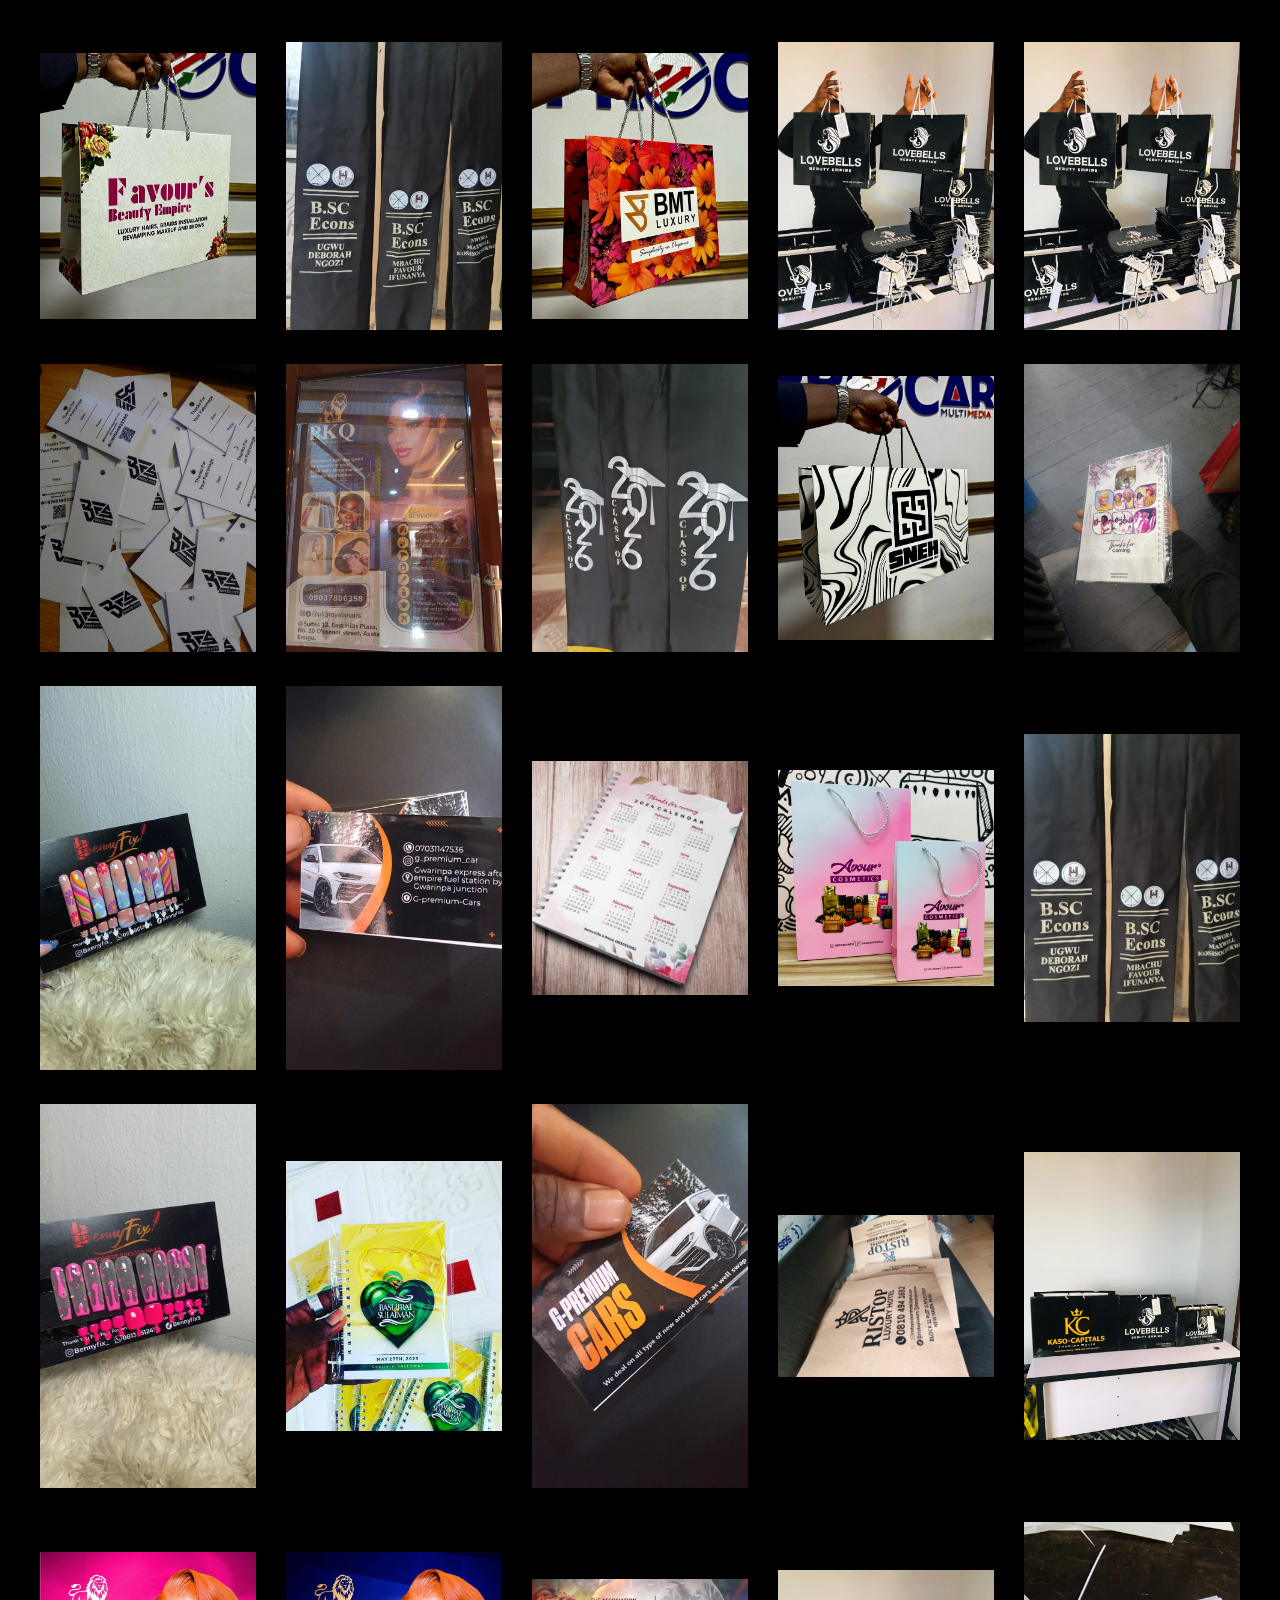
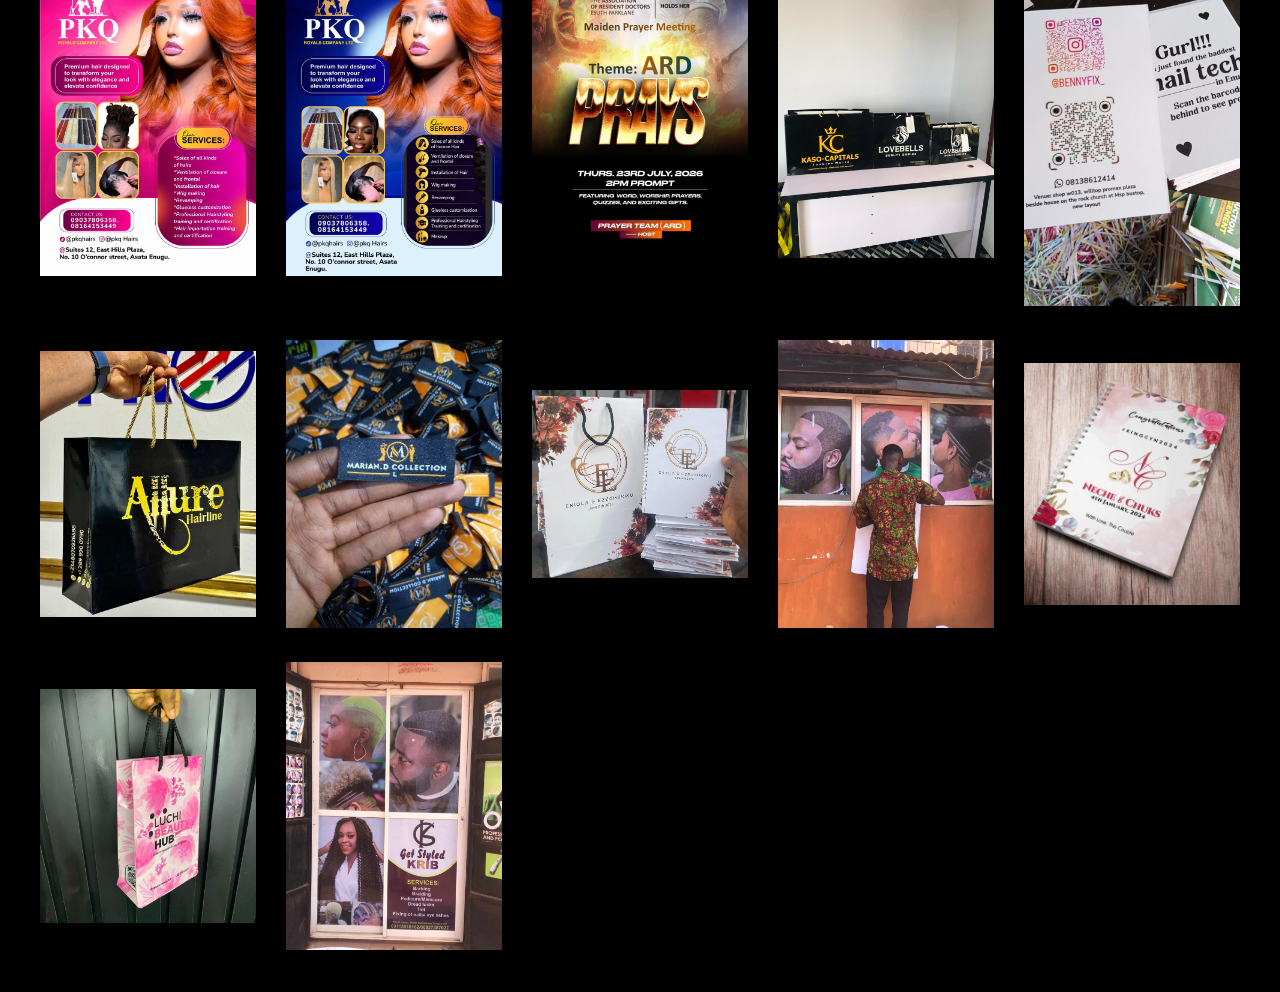
<file: html/print(view).html>
<!DOCTYPE html>
<html lang="en">
<head>
  <meta charset="UTF-8">
  <meta name="viewport" content="width=device-width, initial-scale=1.0">
  <title>View more(prints)</title>
  <link rel="stylesheet" href="/style/print(view).css">
</head>
<body>
  <main class="print">
    <div class="print-grid">
         <div class="img">
        <img src="/print-img/273ab5fe-47c7-40e6-9366-c0dd4a9ea7e9.jpg" alt="" loading="lazy">
      </div>

      <div class="img">
        <img src="/print-img/361ac974-7d54-45b1-8467-1d828afe8401.jpg" alt="" loading="lazy">
      </div>

      <div class="img">
        <img src="/print-img/4cad4641-04fe-4a95-ae18-afd12581b085.jpg" alt="" loading="lazy">
      </div>
      <div class="img">
        <img src="/print-img/4dee5449-0ec9-487d-b418-08f5b7192186.jpg" alt="" loading="lazy">
      </div>


      <div class="img">
        <img src="/print-img/4dee5449-0ec9-487d-b418-08f5b7192186.jpg" alt="" loading="lazy">
      </div>

      <div class="img">
        <img src="/print-img/4ef7289d-4951-4b8b-8083-ececa006050a.jpg" alt="" loading="lazy">
      </div>

      <div class="img">
        <img src="/print-img/5010f061-07cb-4047-9a81-edf098cd17c7.jpg" alt="" loading="lazy">
      </div>
      
      <div class="img">
        <img src="/print-img/5052999b-f163-464c-a8a7-d683e07b6ff4.jpg" alt="" loading="lazy">
      </div>

      <div class="img">
        <img src="/print-img/55b730ab-6195-4c42-a7eb-9553a7ab733c.jpg" alt="" loading="lazy">
      </div>

      <div class="img">
        <img src="/print-img/5a8c78df-e0e8-4527-b153-6bf8cada1aab.jpg" alt="" loading="lazy">
      </div>

      <div class="img">
        <img src="/print-img/608b2acc-6e89-4564-8757-df4d71099654.jpg" alt="" loading="lazy">
      </div>

      <div class="img">
        <img src="/print-img/75431fae-9a9d-4f02-8d2c-b15f1c9bb9b0.jpg" alt="" loading="lazy">
      </div>

      <div class="img">
        <img src="/print-img/7c5a7760-5c88-4f6d-abdf-0a0228dcee64.jpg" alt="" loading="lazy">
      </div>

      <div class="img">
        <img src="/print-img/7d4d58e4-64af-41a4-bc84-6cf1fc5a80e4.jpg" alt="" loading="lazy">
      </div>

      <div class="img">
        <img src="/print-img/82a7fc33-6bd6-4016-992b-b3ae9661cfcd.jpg" alt="" loading="lazy">
      </div>

      <div class="img">
        <img src="/print-img/8dd5bc67-d623-42a1-b3b1-114dda5c3002.jpg" alt="" loading="lazy">
      </div>
      <div class="img">
        <img src="/print-img/9bd0c643-042d-4acd-8a58-dd5dadfcfba8.jpg" alt="" loading="lazy">
      </div>

      <div class="img">
        <img src="/print-img/a07df814-ad4e-4880-a153-c28b5f83c06c.jpg" alt="" loading="lazy
        ">
      </div>

      <div class="img">
        <img src="/print-img/a56328fd-8eec-4c59-a72b-3dc15b0da060.jpg" alt="">
      </div>

      <div class="img">
        <img src="/print-img/a60fbe5a-3e15-43ce-990c-91f2da25e450.jpg" alt="" loading="lazy">
      </div>

      <div class="img">
        <img src="/print-img/WhatsApp Image 2026-07-05 at 2.33.04 PM.jpeg" alt="" loading="lazy">
      </div>

      <div class="img">
        <img src="/print-img/WhatsApp Image 2026-07-05 at 2.33.03 PM.jpeg" alt="" loading="lazy">
      </div>

      <div class="img">
        <img src="/print-img/WhatsApp Image 2026-07-05 at 2.33.02 PM.jpeg" alt="" loading="lazy">
      </div>

      <div class="img">
        <img src="/print-img/a60fbe5a-3e15-43ce-990c-91f2da25e450.jpg" alt="" loading="lazy">
      </div>

      <div class="img">
        <img src="/print-img/ac253d7a-d9d9-4e4f-ac73-6769f846600e.jpg" alt="" loading="lazy">
      </div>

      <div class="img">
        <img src="/print-img/ad7a47f5-b1ee-4baf-835d-063202b07c5f.jpg" alt="" loading="lazy">
      </div>

      <div class="img">
        <img src="/print-img/b1524add-9e22-4cd0-b7de-1fc13c00b9c9.jpg" alt="" loading="lazy">
      </div>

      <div class="img">
        <img src="/print-img/c186b709-faed-4d90-99cf-4d3740fff355.jpg" alt="" loading="lazy">
      </div>

      <div class="img">
        <img src="/print-img/c18e15bb-d8d9-45e8-bb20-a93082288b8a.jpg" alt="" loading="lazy">
      </div>

      <div class="img">
        <img src="/print-img/d445a645-ad70-4f85-9b36-28abd3dbf098.jpg" alt="" loading="lazy">
      </div>

      <div class="img">
        <img src="/print-img/e191fe30-9d49-4159-a4eb-e6c624ed4e93.jpg" alt="" loading="lazy">
      </div>

      <div class="img">
        <img src="/print-img/e27a49b5-7056-4816-98d4-390363fda8ce.jpg" alt="" loading="lazy">
      </div>
    </div>
  </main>
</body>
</html>
</file>
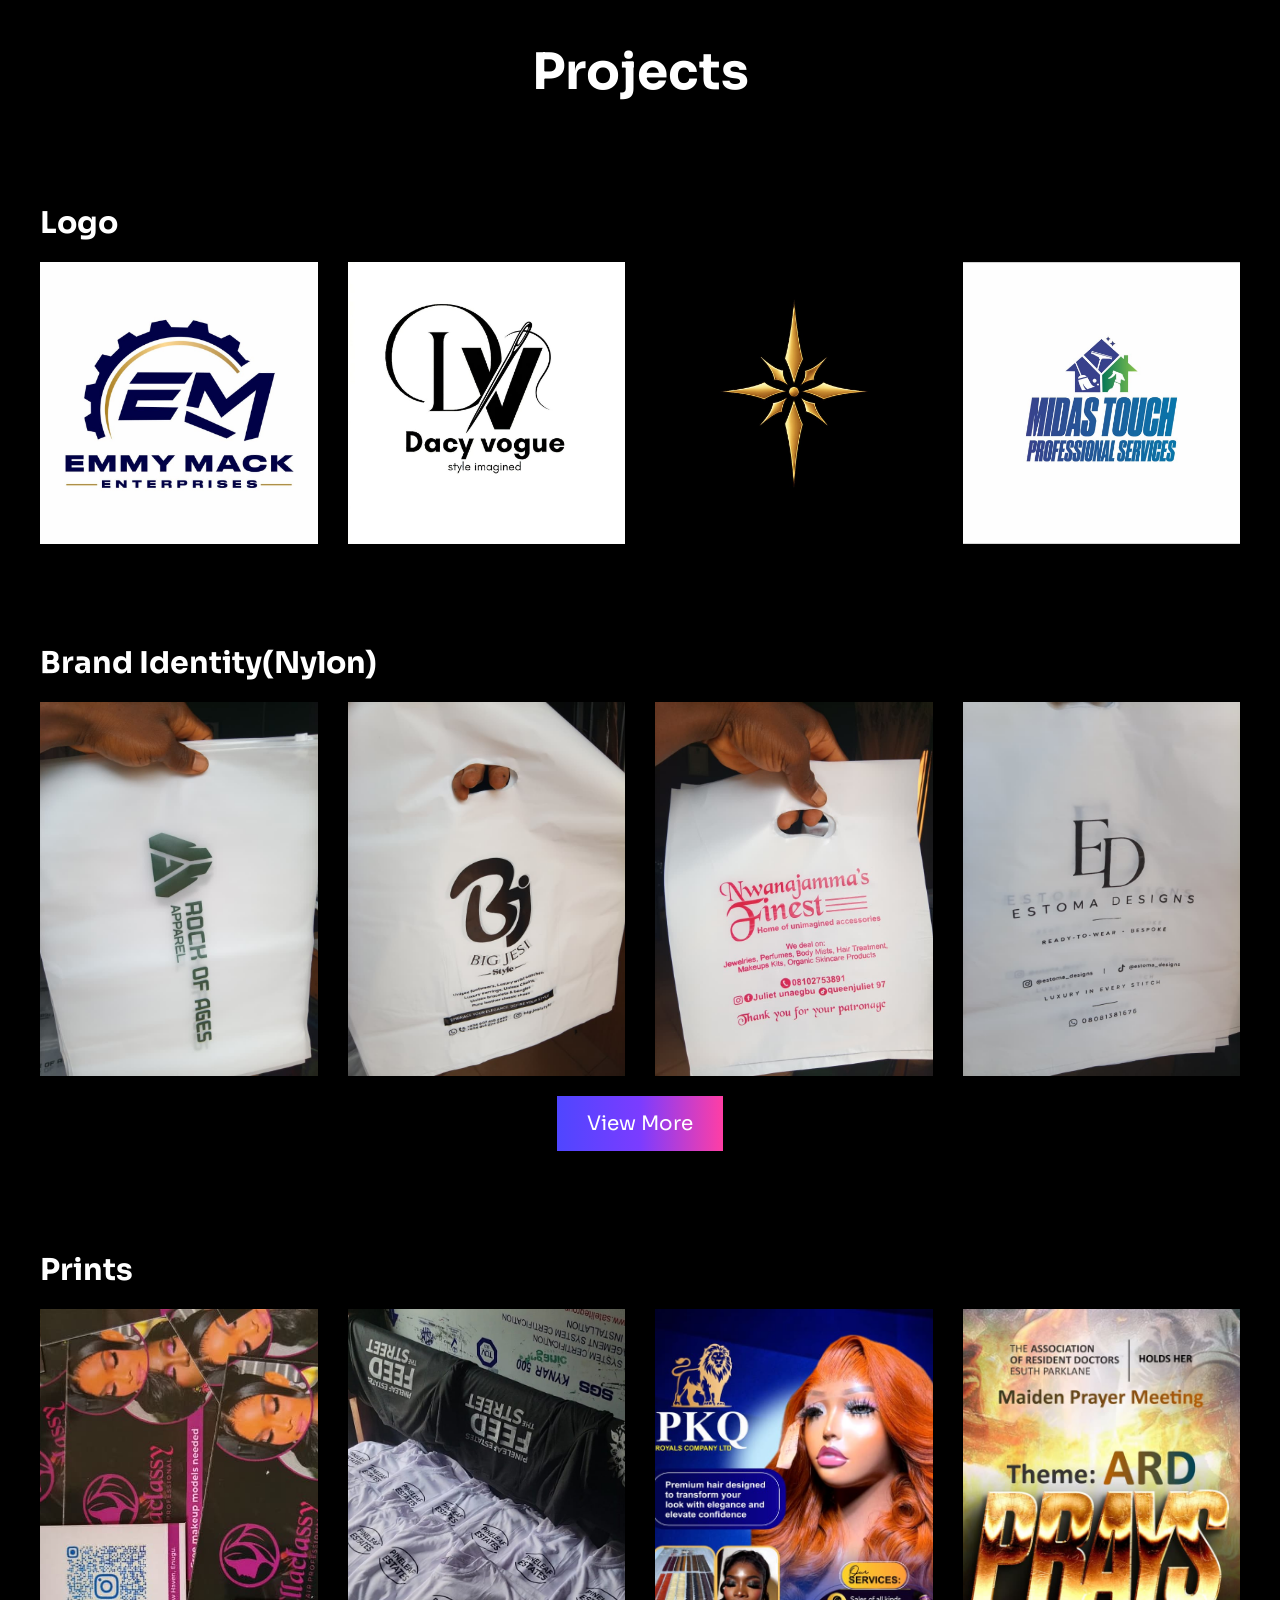
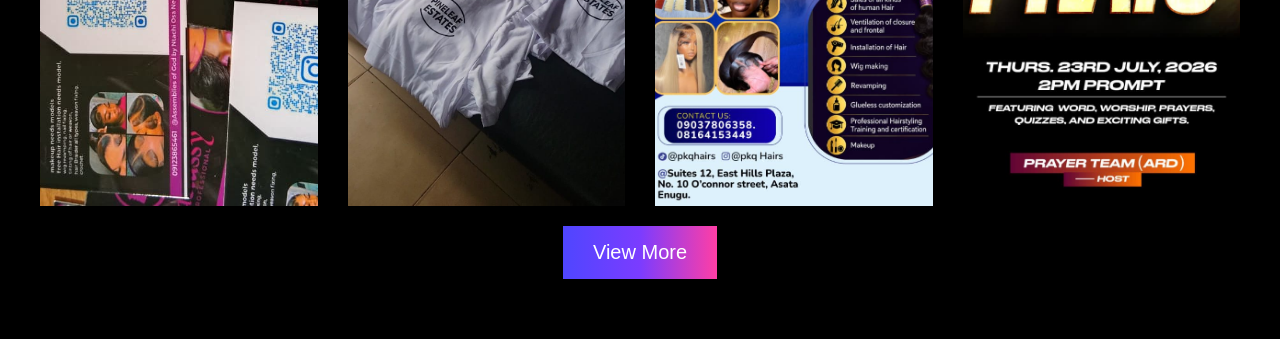
<file: html/project.html>
<!DOCTYPE html>
<html lang="en">
<head>
  <meta charset="UTF-8">
  <meta name="viewport" content="width=device-width, initial-scale=1.0">
  <title>Projects</title>
  <link rel="stylesheet" href="/style/project.css">
  <!-- sora -->
 <link rel="preconnect" href="https://fonts.googleapis.com">
<link rel="preconnect" href="https://fonts.gstatic.com" crossorigin>
<link href="https://fonts.googleapis.com/css2?family=Inter:ital,opsz,wght@0,14..32,100..900;1,14..32,100..900&family=Lato:ital,wght@0,100;0,300;0,400;0,700;0,900;1,100;1,300;1,400;1,700;1,900&family=Montserrat:ital,wght@0,100..900;1,100..900&family=Open+Sans:ital,wght@0,300..800;1,300..800&family=Oswald:wght@200..700&family=Playfair+Display:ital,wght@0,400..900;1,400..900&family=Plus+Jakarta+Sans:ital,wght@0,200..800;1,200..800&family=Poppins:ital,wght@0,100;0,200;0,300;0,400;0,500;0,600;0,700;0,800;0,900;1,100;1,200;1,300;1,400;1,500;1,600;1,700;1,800;1,900&family=Roboto+Slab:wght@100..900&family=Roboto:ital,wght@0,100..900;1,100..900&family=Sora:wght@100..800&family=Ubuntu:ital,wght@0,300;0,400;0,500;0,700;1,300;1,400;1,500;1,700&display=swap" rel="stylesheet">
<!-- inter -->
 <link rel="preconnect" href="https://fonts.googleapis.com">
<link rel="preconnect" href="https://fonts.gstatic.com" crossorigin>
<link href="https://fonts.googleapis.com/css2?family=Inter:ital,opsz,wght@0,14..32,100..900;1,14..32,100..900&family=Lato:ital,wght@0,100;0,300;0,400;0,700;0,900;1,100;1,300;1,400;1,700;1,900&family=Montserrat:ital,wght@0,100..900;1,100..900&family=Open+Sans:ital,wght@0,300..800;1,300..800&family=Oswald:wght@200..700&family=Playfair+Display:ital,wght@0,400..900;1,400..900&family=Plus+Jakarta+Sans:ital,wght@0,200..800;1,200..800&family=Poppins:ital,wght@0,100;0,200;0,300;0,400;0,500;0,600;0,700;0,800;0,900;1,100;1,200;1,300;1,400;1,500;1,600;1,700;1,800;1,900&family=Roboto+Slab:wght@100..900&family=Roboto:ital,wght@0,100..900;1,100..900&family=Sora:wght@100..800&family=Ubuntu:ital,wght@0,300;0,400;0,500;0,700;1,300;1,400;1,500;1,700&display=swap" rel="stylesheet">
</head>
<body>
  <main>
    <h1>Projects</h1>
    <section class="logo">
      <h2>Logo</h2>
        <div class="logo-img">
          <div class="img">
            <img src="/logo-img/0f4d3e17-568a-4585-8423-82981c06e1c1.jpg" alt="" loading="lazy">
          </div>

          <div class="img">
            <img src="/logo-img/0fda29c3-eaeb-44e2-a56f-d41d3004765d.jpg" alt="" loading="lazy">
          </div>

          <div class="img">
            <img src="/logo-img/WhatsApp Image 2026-03-07 at 6.09.45 PM.jpeg" alt="" loading="lazy">
          </div>

          <div class="img">
            <img src="/logo-img/fd7cf02d-7aac-4b7b-b3cf-40fdb71e981e.jpg" alt="" loading="lazy">
          </div>
        </div>
    </section>

    <section class="brand">
      <div class="brand-text">
        <h2>Brand Identity(Nylon)</h2>
      </div>
      <div class="img-grid">
        <div class="img">
          <img src="/brand-img/050a7c9d-bcf0-46a7-bf41-0d921cb39495.jpg" alt="" loading="lazy">
        </div>
        
        <div class="img">
          <img src="/brand-img/273015c4-8af2-4da8-88f9-83eae499cf51.jpg" alt="" loading="lazy">
        </div>

        <div class="img">
          <img src="/brand-img/276dd1cb-17ee-46eb-b82f-526f21077601.jpg" alt="" loading="lazy">
        </div>

        <div class="img">
          <img src="/brand-img/2b3dcf97-f6f6-4c53-908e-84f264b4ad67.jpg" alt="">
        </div>
      </div>
      <div class="button">
        <button onclick="
      window.location.href='/html/brand(view).html'
      ">
        View More
      </button>
      </div>
    </section>

    <section class="prints">
      <h2>Prints</h2>
      <div class="print-grid">
        <div class="img">
          <img src="/print-img/2588c1d5-5987-426b-bcb9-765d56f6ce3a.jpg" alt="" loading="lazy">
        </div>

        <div class="img">
          <img src="/print-img/16196608-5de2-4cc0-bb91-ddb9ee54ad37.jpg" alt="" loading="lazy">
        </div>

        <div class="img">
          <img src="/print-img/WhatsApp Image 2026-07-05 at 2.33.03 PM.jpeg" alt="" loading="lazy">
        </div>

        <div class="img">
        <img src="/print-img/WhatsApp Image 2026-07-05 at 2.33.02 PM.jpeg" alt="" loading="lazy">
      </div>
      </div>
      <div class="print-button">
        <button onclick="
          window.location.href='/html/print(view).html'
          ">View More</button>
      </div>
    </section>
  </main>
</body>
</html>
</file>
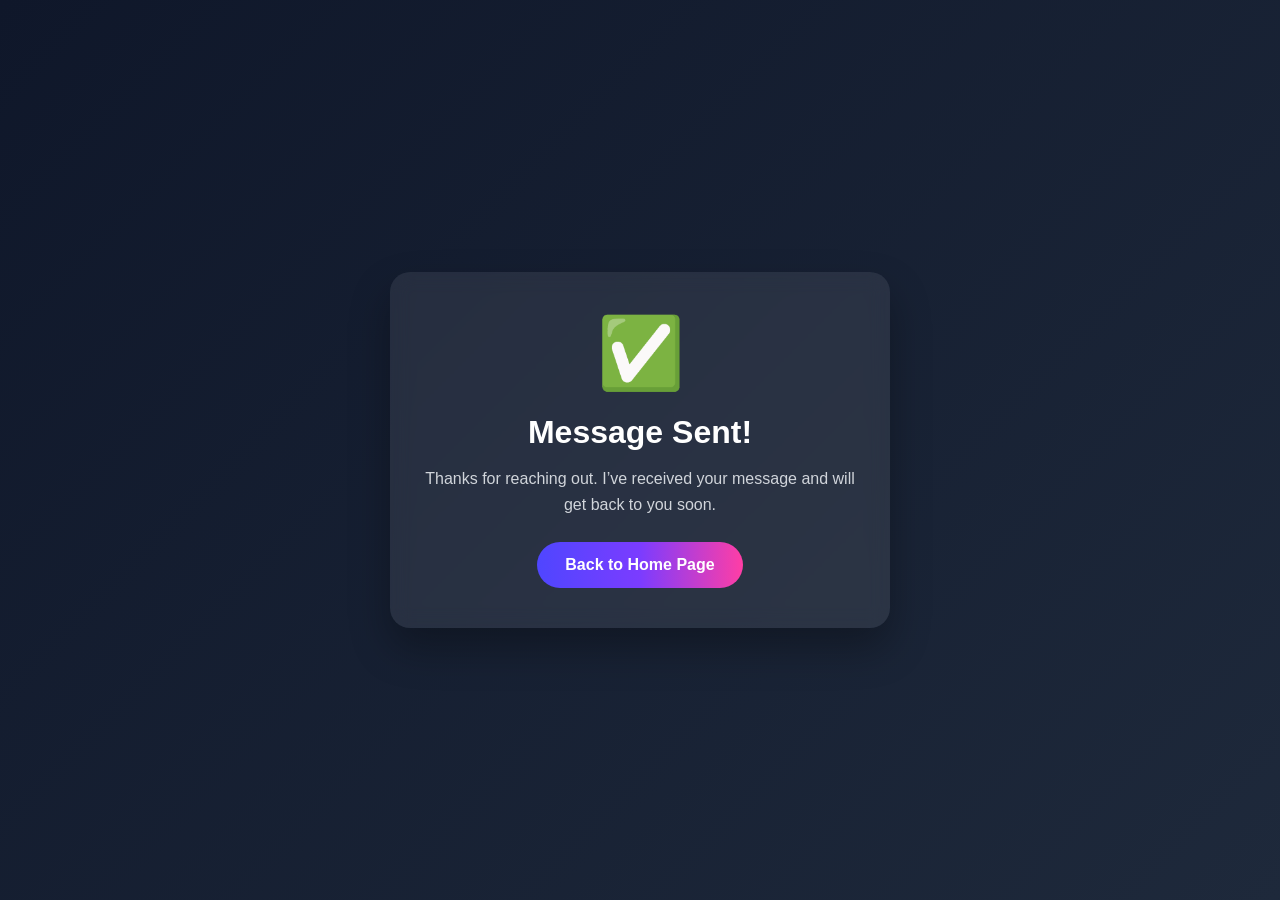
<file: html/thank-you.html>
<!DOCTYPE html>
<html lang="en">
<head>
  <meta charset="UTF-8">
  <meta name="viewport" content="width=device-width, initial-scale=1.0">
  <title>Thank You</title>
  <link rel="stylesheet" href="/style/thank.css">
</head>
<body>
  <div class="card">
    <div class="icon">✅</div>
    <h1>Message Sent!</h1>
    <p>
      Thanks for reaching out. I’ve received your message and will get back to you soon.
    </p>
    <a href="/index.html">Back to Home Page</a>
  </div>
</body>
</html>
</file>
<file: style/style.css>
* {
  margin: 0;
  padding: 0;
  box-sizing: border-box;
}

body {
  background-color: black;
}

header {
  background-color: #0d1117;
  font-family: 'Sora' , sans-serif;
  padding: 20px;
  left: 0;
  right: 0;
  position: fixed;
  z-index: 1000;
}

nav {
  display: flex;
  justify-content: space-between;
}

.logo h1 {
  font-size: 30px;
  font-weight: bold;
  color: #fff;
}

.logo h1 span {
  color: #00bfff;
}

nav ul {
  display: flex;
  align-items: center;
  gap: 25px;
  list-style: none;
}

nav ul li a:hover {
  color:rgb(144, 142, 142);
}

nav li a {
  font-size: 20px;
  font-weight: bold;
  text-decoration: none;
  color: white;
}

.hamburger {
  display: none;
  cursor: pointer;
}

.bar {
  display: block;
  gap: 10px;
  width: 25px;
  height: 3px;
  margin: 5px auto;
  -webkit-transition: all 0.3s ease-in-out;
  background-color: #00bfff;
}

a button{
  padding: 15px 20px;
  font-size: 20px;
  color: white;
  background: linear-gradient(90deg, #4f46ff 0%, #7b3cff 50%, #ff3ea5 100%);
  border: none;
}
/* hero section */
.sec {
  background-image: url('/images/FB_IMG_17660666306803699.jpg');
  background-position: right;
  background-repeat: no-repeat;
  background-size: contain;
  width: 100%;
  height: 100vh;
  display: flex;
  justify-content: start;
  text-align: start;
  padding-top: 80px;
  position: relative;
}

.backdrop {
  width: 100%;
  height: 100%;
  background-color: rgba(0, 0, 0, 0.5);
  position: absolute;
}

.hero {
  padding: 40px;
  z-index: 900;
}

.hero-heading .first {
  background: linear-gradient(90deg, #4f46ff 0%, #7b3cff 50%, #ff3ea5 100%);
  -webkit-background-clip: text;
  -webkit-text-fill-color: transparent;
  font-size: 20px;
  font-family: 'Inter' , sans-serif;
  padding-bottom: 15px;
}

.hero-heading .daniel {
  background: white;
  -webkit-background-clip: text;
  -webkit-text-fill-color: transparent;
  font-size: 20px;
}

.hero-heading h1 {
  color: white;
  text-transform: capitalize;
  font-size: 55px;
  width: 600px;
  font-family: 'Sora' , sans-serif;
}

.hero-heading .life {
  font-size: 20px;
  background: linear-gradient(90deg, #4f46ff 0%, #7b3cff 50%, #ff3ea5 100%);
  -webkit-background-clip: text;
  -webkit-text-fill-color: transparent;
  font-family: 'Inter' , sans-serif;
  text-transform: capitalize;
  font-size: 55px;
}

.hero-text{
  padding: 20px 0;
}

.hero-text .help {
  font-size: 18px;
  color: #ddd;
  font-family: 'Inter' , sans-serif;
  width: 350px;
  line-height: 30px;
}

.hero-buttons2 {
  display: flex;
  gap: 30px;
}

.hire button {
  padding: 20px 30px;
  font-size: 18px;
  background: linear-gradient(90deg, #4f46ff 0%, #7b3cff 50%, #ff3ea5 100%);
  border: none;
  border-radius: 10px;
  transition: 0.6s;
}

.view button {
  padding: 20px 30px;
  font-size: 18px;
  background: none;
  border: 3px solid black;
  border-radius: 10px;
  color: white;
}

.hire button:hover {
  transition: 0.6s;
  background: none;
  color: white;
  border: 3px solid black;
}

.view button:hover {
  transition: 0.5s;
  background: linear-gradient(90deg, #4f46ff 0%, #7b3cff 50%, #ff3ea5 100%);
  color: black;
  border: none;
}
/* project section */

.project {
  padding: 10px 10%;
}

.project-head {
  text-align: center;
}

.project-head p {
  color: #7b3cff;
  font-size: 18px;
  font-family: 'Inter' , sans-serif;
}

.project-head h2 {
  font-size: 35px;
  color: white;
  font-family: 'Sora' , sans-serif;
  text-transform: capitalize;
}

.project-grid {
  padding-top: 30px;
  display: grid;
  grid-template-columns: repeat(auto-fit, minmax(250px, 1fr));
  column-gap: 30px;
}

.project-img,
.project-img-2 {
  padding-bottom: 70px;
}

.project-img img,
.project-img-2 img{
  width: 100%;
  height: 100%;
  object-fit: cover;
}

.project-text h3{
  font-size: 20px;
  color: white;
  font-family: 'Sora', sans-serif;
}

.project-text p {
  color: #ddd;
  font-family: 'Inter' , sans-serif;
  font-size: 15px;
  padding-top: 10px;
}

.all {
  text-align: center;
  padding-top: 10px;
}

.all button {
  padding: 15px 35px;
  font-size: 18px;
  color: white;
  border: 1px solid #ddd; 
  background: none;
  transform: 0.5s;
}

.all button:hover {
  background: linear-gradient(90deg, #4f46ff 0%, #7b3cff 50%, #ff3ea5 100%);
  border: none;
  transform: 0.5s;
}
/* services section */
.service {
  padding: 100px 10%;
}

.service svg {
  width: 80px;
  height: 80px;
  fill: #7b3cff;
}

.service-head {
  text-align: center;
}

.service-head p {
  color: #7b3cff;
  font-size: 18px;
  font-family: 'Inter' , sans-serif;
  padding-bottom: 10px;
}

.service-head h2 {
  font-family: 'Sora' , sans-serif;
  color: white;
  font-size: 35px;
}

.service-grid {
  display: grid;
  grid-template-columns: repeat(auto-fit, minmax(200px ,1fr));
  gap: 20px;
  padding-top: 30px;
}

.brand-flex,
.package-flex,
.print-flex,
.logo-flex {
  background-color: #0d1117;
  padding: 40px 20px;
  text-align: center;
}

.brand-text h3,
.print-text h3,
.package-text h3,
.logo-text h3{
  font-size: 25px;
  font-family: 'Sora' , sans-serif;
  text-transform: capitalize;
  color: white;
  padding: 10px 0;
}

.brand-text p,
.print-text p,
.package-text p,
.logo-text p {
  font-size: 15px;
  color: #ddd;
  font-family: 'Inter' , sans-serif;
  line-height: 28px;
}
/* about section */

.about {
  padding: 10px 10%;
  color: white;
}

.about-flex {
  display: flex;
  gap: 30px;
  align-items: center;
}

.about-img,
.about-text {
  flex: 1;
}

.about-img img {
  width: 100%;
  height: 100%;
  object-fit: contain;
}

.about-head {
  padding: 5px 0;
  line-height: 30px;
}

.about-head p {
  font-size: 15px;
  color: #7b3cff;
  font-family: 'Inter' , sans-serif;
}

.about-head h2 {
  font-size: 35px;
  color: white;
  font-family: 'Sora' , sans-serif;
}

.about-list-2 {
  padding-top: 15px;
}

.about-list-2 :first-child{
  font-size: 15px;
  font-family: 'Inter' , sans-serif;
  padding-bottom: 5px;
  line-height: 25px;
  width: 450px;
}

.about-list-2 p {
  font-size: 15px;
  font-family: 'Inter' , sans-serif;
  width: 350px;
  color: #ddd;
  line-height: 25px;
}

.experience {
  display: flex;
  gap: 30px;
  padding-top: 25px;
  text-align: center;
}

.experience-line {
  width: 1px;
  height: 50px;
  background-color: #ddd;
}

.years h3,
.complete h3,
.client h3{
  font-size: 50px;
  font-family: 'Sora' , sans-serif;
  background: linear-gradient(90deg, #4f46ff 0%, #7b3cff 50%, #ff3ea5 100%);
  -webkit-background-clip: text;
  -webkit-text-fill-color: transparent;
}

.years p,
.complete p,
.client p {
  font-size: 17px;
  font-family: 'Inter' , sans-serif;
  color: #dddddda2;
}
/* get in-touch section */
.get {
  padding: 40px 5%;
}

.get-head {
  text-align: center;
}

.get-head p {
  color: #7b3cff;
  font-size: 15px;
  font-family: 'Inter' , sans-serif;
}

.get-head h2 {
  font-size: 35px;
  color: white;
  font-family: 'Sora' , sans-serif;
  padding-top: 5px;
}

.get-flex {
  display: flex;
  gap: 30px;
  padding-top: 20px;
}

.contact-svg,
.contact-form {
  flex: 1;
}

.contact-svg svg {
  width: 40px;
  height: 40px;
  fill: #ddd;
}

.message,
.phone,
.location{
  display: flex;
  align-items: center;
  gap: 10px;
}

.phone-svg {
  padding: 10px 0;
}

.message p,
.phone p,
.location p {
  font-size: 15px;
  font-family: 'Inter' , sans-serif;
  color: #ddd;
  line-height: 30px;
}

.location p {
  width: 250px;
}

.contact-svg p{
  color: #ddd;
}

.forms input {
  width: 100%;
}

.input-1 {
  display: flex;
  gap: 10px;
}

.input-1 .input {
  width: 100%;
}

.input input {
  padding: 20px 10px;
  border-radius: 5px;
  background-color: black;
  border: 1px solid #dddddd92;
}

.subject-input {
  padding-top: 10px;
}

input::placeholder {
  font-size: 15px;
  font-family: 'Sora' , sans-serif;
  color: #ddd;
}

.subject-input input{
  padding: 20px 10px;
  border-radius: 5px;
  background-color: black;
  border: 1px solid #dddddd92;
}

.message-input {
  padding-top: 10px;
}

.message-input textarea{
  width: 100%;
  padding: 30px 10px;
  border-radius: 5px;
  background-color: black;
  color: white;
}

input {
  color: #ddd;
  font-size: 15px;
}

textarea::placeholder {
  font-size: 15px;
  font-family: 'Sora' , sans-serif;
  color: #ddd;
}

.send {
  text-align: center;
  padding-top: 10px;
}

.send button {
  padding: 15px 30px;
  font-size: 18px;
  gap: 10px;
  display: flex;
  align-items: center;
  justify-content: center;
  color: #ddd;
  background: linear-gradient(90deg, #4f46ff 0%, #7b3cff 50%, #ff3ea5 100%);
  border: none;
  border-radius: 10px;
}

button svg {
  fill: white;
}

footer {
  text-align: center;
  padding-bottom: 10px;
}

footer p {
  color: #ddddddd5;
  font-size: 18px;
  font-family: 'Sora' , sans-serif;
}

@media (max-width: 480px) {
  .logo h1 {
    font-size: 20px;
  }

  .sec {
    background-size: cover;
    background-position: center;
    width: 100%;
    height: 100vh;
    
  }

  .hero {
    padding: 10px;
  }

  .hero-heading .first {
    font-size: 17px;
  }.hero-heading h1 {
    font-size: 30px;
    width: 300px;
    line-height: 40px;
  }.hero-heading .life {
    font-size: 30px;
  }.hero-heading .daniel {
    font-size: 20px;
  }

  .hero-text .help {
    width: 200px;
  }

  .hero-buttons2 {
    flex-direction: column;
  }

  .hire button {
    padding: 10px 20px;
  }

  .view button {
    padding: 10px 20px;
  }
  /* project section*/
  .project-head p {
    font-size: 16px;
    padding-bottom: 5px;
  }

  .project-head h2 {
    font-size: 30px;
  }

  .project-grid {
    gap: 10px;
  }

  .project-text {
    padding-bottom: 5px;
  }

  .project-img img,
  .project-img-2 img {
    width: 100%;
    height: 100%;
    object-fit: contain;
  }

  .all {
    padding-top: 25px;
  }
  /* about section */

  .about-flex {
    flex-direction: column;
  }

  .about-text {

  }

  .about-head p {
    font-size: 15px;
  }

  .about-head h2{
    font-size: 30px;
    width: 350px;
  }

  .about-text :first-child {
    width: 300px;
  } 

  .about-text p {
    width: 250px;
  }

  .experience {
    flex-direction: column;
  }
  .experience-line {
    text-align: center;
    width: 100%;
    height: 1px;
  }
  /* contact section */
  .get-flex {
    flex-direction: column;
  }
}

@media (min-width: 481px) and (max-width: 768px) {
  .sec {
    background-position: right;
    height: 110vh;
    width: 100%;
  }

  .hero-heading h1 {
    font-size: 35px;
    width: 350px;
    line-height: 50px;
  }

  .hero-heading .first {
    padding-bottom: 15px;
  }
  /* project */

  .project-grid {
    display: grid;
    grid-template-columns: repeat(auto-fit, minmax(100px 1fr));
    gap: 5px;
  }

  .project-head h2 {
    font-size: 34px;
  }

  .project-text {
    padding: 10px 0;
  }

  .project-text {
    line-height: 10px;
  }

  .project-text p {
    padding-top: 20px;
  }

  .project-img-2 {
    padding-top: 35px;
    padding-bottom: 100px;
  }


  .all {
    padding-top: 20px;
  }
  /* about section */
  .about-flex {
    flex-direction: column;
  }

  .about-head h2 {
    padding-top: 5px;
  }
  /* contact section */
  .get {
    padding-top: 70px;
  }

  .get-flex {
    flex-direction: column;
  }
}

@media (min-width: 769px) and (max-width: 1024px) {
  .all {
    padding-top: 20px;
  }

  .all button {
    border: 1px solid #ddd;
  }
  /* contact section */
  .get {
    padding-top: 50px;
  }
  .get-flex {
    flex-direction: column;
  }
}

@media (max-width: 1000px) {
 .hamburger {
  display: block;
 }

 .hamburger.active .bar:nth-child(2){
  opacity: 0;
 }

 .hamburger.active .bar:nth-child(1){
  transform: translateY(8px) rotate(45deg);
 }

 .hamburger.active .bar:nth-child(3){
  transform: translateY(-8px) rotate(-45deg);
 }

 ul {
    position: fixed;
    left: -100%;
    top: 70px;
    gap: 0;
    flex-direction: column;
    background: linear-gradient(90deg, #4f46ff 0%, #7b3cff 50%, #ff3ea5 100%);
    width: 100%;
    height: 100%;
    text-align: center;
    transition: 0.3s;
    z-index: 1000;
  }

  li {
    margin: 16px 0;
  }

  a {
    color: white;
  }

  ul.active {
    left: 0;
  }

}
</file>
<file: thank.css>
* {
      margin: 0;
      padding: 0;
      box-sizing: border-box;
      font-family: Arial, sans-serif;
    }

    body {
      min-height: 100vh;
      display: flex;
      justify-content: center;
      align-items: center;
      background: linear-gradient(135deg, #0f172a, #1e293b);
      color: white;
      padding: 20px;
    }

    .card {
      width: 100%;
      max-width: 500px;
      text-align: center;
      padding: 40px 30px;
      border-radius: 20px;
      background: rgba(255,255,255,0.08);
      backdrop-filter: blur(10px);
      box-shadow: 0 20px 40px rgba(0,0,0,0.3);
    }

    .icon {
      font-size: 70px;
      margin-bottom: 20px;
    }

    h1 {
      margin-bottom: 15px;
      font-size: 2rem;
    }

    p {
      color: #d1d5db;
      line-height: 1.6;
      margin-bottom: 25px;
    }

    a {
      display: inline-block;
      text-decoration: none;
      padding: 14px 28px;
      border-radius: 999px;
      background: linear-gradient(90deg, #4f46ff 0%, #7b3cff 50%, #ff3ea5 100%);
      color: white;
      font-weight: bold;
      transition: transform 0.3s;
    }

    a:hover {
      transform: translateY(-3px);
    }
</file>
<file: style/brand(view).css>
* {
  padding: 0;
  margin: 0;
  box-sizing: border-box;
  background-color: black;
}

.brand-grid {
  padding: 40px;
}

.brand-grid img {
  width: 100%;
  height: 100%;
  object-fit: contain;
  border-radius: 20px;
}

.brand-grid {
  display: grid;
  grid-template-columns: repeat(auto-fit,minmax(200px, 1fr));
  gap: 30px;
}
</file>
<file: style/hire.css>
* {
  margin: 0;
  padding: 0;
  box-sizing: border-box;
}

body {
  background-color: black;
}

.hire {
  background-image: url('/images/FB_IMG_17660666306803699.jpg');
  background-repeat: no-repeat;
  background-position: right;
  width: 100%;
  height: 100vh;
  display: flex;
  justify-content: start;
  align-items: center;
  text-align: start;
}

.hire-hero {
  padding: 40px;
}

.hero-text span {
  background: linear-gradient(90deg, #4f46ff 0% , #7b3cff 50%, #ff3ea5 100%);
  -webkit-background-clip: text;
  -webkit-text-fill-color: transparent;
  font-size: 20px;
  font-family: 'Sora' , sans-serif;
  display: inline-block;
  padding-bottom: 20px;
}

.hero-text h1 {
  color: white;
  font-size: 50px;
  font-family: 'Sora' , sans-serif;
  text-transform: capitalize;
  width: 600px;
  padding-bottom: 15px;
}

.hero-text p {
  color: #ddd;
  font-size: 15px;
  font-family: 'Inter' , sans-serif;
  width: 320px;
  line-height: 25px;
}

.hero-button {
  display: flex;
  gap: 20px;
  padding-top: 30px;
}

.start button{
  display: flex;
  align-items: center;
  gap: 10px;
  padding: 15px 30px;
  font-size: 18px;
  color: white;
  background: linear-gradient(90deg, #4f46ff 0% , #7b3cff 50%, #ff3ea5 100%);
  border: none;
  border-radius: 10px;
}

.me button {
  display: flex;
  align-items: center;
  gap: 10px;
  padding: 15px 35px;
  font-size: 18px;
  border-radius: 10px;
  background: none;
  border: 3px solid black;
  color: white;
}
/* services section */
.services {
  padding: 40px 6%;
  color: white;
}

.service-text {
  text-align: center;
}

.service-text p {
  color: #4f46ff;
  font-size: 18px;
  font-family: 'Inter' , sans-serif;
}

.service-text h2 {
  font-family: 'Sora' , sans-serif;
  text-transform: capitalize;
  font-size: 35px;
  padding-top: 10px;
}

.service-grid svg {
  fill: #7b3cff;
  width: 60px;
  height: 60px;
}

.service-grid {
  display: grid;
  grid-template-columns: repeat(auto-fit, minmax(200px , 1fr));
  gap: 40px;
}

.logo-flex,
.brand-flex,
.poster-flex,
.design-flex  {
  text-align: center;
  background-color: #0d1117;
  padding: 20px 10px;
  line-height: 40px;
  margin-top: 25px;
}

.logo-flex h3,
.brand-flex h3,
.poster-flex h3,
.design-flex h3 {
  font-size: 25px;
  font-family: 'Sora' , sans-serif;
  text-transform: capitalize;
}

.logo-text .logos ,
.brand-text .brands,
.poster-text .posters,
.design-text .designs{
  font-size: 15px;
  font-family: 'Inter' , sans-serif;
  color: #ddd;
  line-height: 30px;
}

.brand-line,
.logo-line,
.poster-line,
.packaging-line {
  margin: 20px 70px;
  text-align: center;
}

.line {
  width: 100%;
  height: 2px;
  background-color: #7b3cff;
}

.logo-text p,
.brand-text p,
.poster-text p,
.design-text p {
  color: #ddd;
  font-size: 15px;
  font-family: 'Inter' , sans-serif;
}

.logo-text p span,
.brand-text p span,
.poster-text p span,
.design-text p span {
  color: white;
  font-size: 17px;
  font-family: 'Sora' , sans-serif;
}
/* work section */
.work {
  padding: 40px 2%;
}

.work-head {
  text-align: center;
}

.work-head p {
  font-size: 18px;
  color: #7b3cff;
  font-family: 'Inter' , sans-serif;
}

.work-head h2 {
  color: white;
  text-transform: capitalize;
  font-family: 'Sora' , sans-serif;
  padding-top: 10px;
  font-size: 35px;
}

.work-grid {
  display: grid;
  grid-template-columns: repeat(auto-fit,minmax(200px, 1fr));
  gap: 20px;
  padding-top: 30px;
}

.fast-flex,
.quality-flex,
.clear-flex,
.unlimited-flex {
  display: flex;
  gap: 15px;
  color: white;
}

.work-grid svg {
  background-color: #0d1117;
  padding: 20px;
  width: 80px;
  height: 80px;
  border-radius: 50px;
  fill: #7b3cff;
}

.fast-flex p,
.quality-flex p,
.clear-flex p,
.unlimited-flex p {
  color: #ddd;
  font-family: 'Inter' , sans-serif;
  font-size: 15px;
  line-height: 30px;
}

.fast-flex h3,
.quality-flex h3,
.clear-flex h3,
.unlimited-flex h3 {
  font-size: 20px;
  font-family: 'Sora' , sans-serif;
}
/* process section */
.process {
  padding: 40px 5%;
}

.process-head {
  text-align: center;
}

.process-head p {
  color: #7b3cff;
  font-family: 'Inter' , sans-serif;
  font-size: 18px;
}

.process-head h2 {
  font-size: 35px;
  color: #fff;
  text-transform: capitalize;
  font-family: 'Sora' , sans-serif;
  padding-top: 5px;
}

.process-flex {
  padding-top: 30px;
  display: flex;
}

.process-flex svg {
  width: 85px;
  height: 85px;
  fill: #7b3cff;
  border: 1px solid #7b3cff;
  padding: 20px;
  border-radius: 50px;
}

.process-line {
  width: 100%;
  height: 1px;
  background-color: #7b3cff;
  margin-top: 40px;
}

.process-flex span {
  color: #ddddddb9;
  font-family: 'Sora' , sans-serif;
  font-size: 16px;
}

.discovery-text,
.design-text,
.revision-text,
.delivery-text,
.concept-text {
  text-align: center;
  padding-top: 10px;
  line-height: 30px;
}

.process-flex h3 {
  font-family: 'Sora' , sans-serif;
  color: white;
}

.discovery-text p,
.design-text p,
.revision-text p,
.delivery-text p,
.concept-text p {
  font-size: 15px;
  color: #ddd;
  font-family: 'Inter' , sans-serif;
}
/* contact section */

.contact-section {
  padding: 30px 4%;
}

.contact-text,
.contact-form {
  flex: 1;
}

.contact-start .let{
  font-size: 17px;
  color: #7b3cff;
  font-family: 'Inter' , sans-serif;
}

.contact-start h2 {
  font-size: 40px;
  color: #fff;
  font-family: 'Sora' , sans-serif;
  padding: 5px 0;
}

.contact-start p {
  font-size: 15px;
  color: #dddddd;
  font-family: 'Inter' , sans-serif;
  width: 350px;
  line-height: 25px;
}

.contact-flex {
 display: flex; 
 gap: 40px;
}

.contact {
  padding-top: 20px;
}

.contact svg {
  width: 40px;
  height: 40px;
  fill: #7b3cff;
}

.mail,
.phone,
.location {
  display: flex;
  align-items: center;
  gap: 10px;
}

.contact p {
  font-size: 15px;
  color: #ddd;
  font-family: 'Inter' , sans-serif;
}

.input-1 {
  display: grid;
  grid-template-columns: repeat(auto-fit , minmax(200px, 1fr));
  gap: 10px;
}

.input-1 input {
  width: 100%;
  padding: 20px 25px;
  background: none;
  border: 1px solid #ddddddb9;
  color: #fff;
}

.input-1 select {
  width: 100%;
  padding: 20px 25px;
  background: none;
  border: 1px solid #ddddddb9;
  color: white;
}

.input-1 select option {
  color: black;
}

.input-1 input::placeholder {
  font-size: 16px;
  color: #fff;
}

.select {
  padding-top: 10px;
}

.select select {
  width: 100%;
  padding: 20px 25px;
  font-size: 16px;
  background: none;
  color: #fff;
}

.select select option {
  color: black;
}

.message {
  padding-top: 10px;
}

.message textarea {
  width: 100%;
  background: none;
  padding: 30px 35px;
  color: white;
}

.message textarea::placeholder {
  color: #fff;
  font-size: 16px;
}

.send {
  padding-top: 10px;
}

.send button {
  display: flex;
  width: 100%;
  align-items: center;
  justify-content: center;
  gap: 10px;
  font-size: 20px;
  padding: 15px 20px;
  color: white;
   background: linear-gradient(90deg, #4f46ff 0%, #7b3cff 50%, #ff3ea5 100%);
   border: none;
   border-radius: 10px;
}

.send button svg {
  fill: #fff;
}


@media(max-width: 480px) {
  .hire {
    background-position: center;
    background-size: cover;
    height: 120vh;
  }

  .hero-text h1{
    font-size: 25px;
    width: 300px;
    line-height: 40px;
  }

  .hero-text p {
    font-size: 15px;
    width: 260px;
  }

  .hero-button {
    flex-direction: column;
  }
  /* services section */

  .service-text p {
    font-size: 15px;
  }

  .service-text h2 {
    font-size: 25px;
  }
  /* work section */
  .work-head h2 {
    font-size: 25px;
  }
  .work-head p {
    font-size: 15px;
  }
  /* process section */
  .process-head p {
    font-size: 15px;
  }

  .process-head h2 {
    font-size: 25px;
  }

  .process-flex {
    flex-direction: column;
  }
  
  .process-line {
    margin-top: 10px;
    margin-bottom: 25px;
  }

  .discovery,
  .concept,
  .design,
  .revision,
  .delivery {
    text-align: center;
  }
  /* contact section */
  .contact-flex {
    flex-direction: column;
  }

  .contact-start .let{
    font-size: 15px;
  }

  .contact-start h2 {
    font-size: 30px;
  }

  .contact-start p {
    width: 300px;
  }

  .phone {
    padding: 10px 0;
  }

  .location p {
    line-height: 25px;
  }

  .send button {
    font-size: 20px;
  }
}

@media(min-width: 481px) and (max-width: 768px) {
  .hire {
    background-position: right;
    background-size: contain;
  }

  .hire h1 {
    font-size: 40px;
    width: 500px;
  }
  /* process section */
  .process-flex {
    flex-direction: column;
  }

  .discovery,
  .design,
  .concept,
  .revision,
  .delivery {
    text-align: center;
  }

  .process-line {
    margin-bottom: 25px;
    margin-top: 10px;
  }
  /* contact section */
  .contact-flex {
    flex-direction: column;
  }

  .phone {
    padding: 10px 0;
  }
}

@media (min-width: 769px) and (max-width: 1024px) {
  .hire {
    background-position: right;
    background-size: contain;
  }
}
</file>
<file: style/print(view).css>
* {
  padding: 0;
  margin: 0;
  box-sizing: border-box;
  background-color: black;
}

.print-grid {
  padding: 40px;
  display: grid;
  grid-template-columns: repeat(auto-fit,minmax(200px , 1fr));
  gap: 30px;
}

.print-grid img {
  width: 100%;
  height: 100%;
  object-fit: contain;
}
</file>
<file: style/project.css>
* {
  margin: 0;
  padding: 0;
  box-sizing: border-box;
}

body {
  background-color: black;
}

h1 {
  font-size: 50px;
  color: #fff;
  text-align: center;
  font-family: 'Sora' , sans-serif;
  padding: 40px 0;
}

.logo h2 {
  color: #fff;
  padding: 20px 0;
  font-family: 'Sora' , sans-serif;
  font-size: 30px;
}

.logo {
  padding: 40px;
}

.logo-img {
  display: grid;
  grid-template-columns: repeat(auto-fit,minmax(200px, 1fr));
  gap: 30px;
}

.logo-img img {
  width: 100%;
  height: 100%;
  object-fit: cover;
}
/* brand section */
.brand {
  padding: 40px;
}

.brand-text h2{
  color: #fff;
  font-family: 'Sora' , sans-serif;
  font-size: 30px;
  padding: 20px 0;
}

.img-grid {
  display: grid;
  grid-template-columns: repeat(auto-fit,minmax(200px, 1fr));
  gap: 30px;
}

.img-grid img {
  width: 100%;
  height: 100%;
  object-fit: contain;
}

.button {
  text-align: center;
  margin-top: 20px;
}

.button button {
  padding: 15px 30px;
  font-size: 20px;
  color: white;
  background: linear-gradient(90deg, #4f46ff 0%, #7b3cff 50%, #ff3ea5 100%);
  border: none;
  font-family: 'Sora' , sans-serif;
  transition: 0.5s;
}

.button button:hover {
  background: none;
  border: 1px solid white;
  transition: 0.5s;
}
/* prints section */
.prints {
  padding: 40px;
}

.prints h2 {
  font-family: 'Sora' ,sans-serif;
  color: white;
  font-size: 30px;
  padding: 20px 0;
}

.print-grid {
  display: grid;
  grid-template-columns: repeat(auto-fit,minmax(200px, 1fr));
  gap: 30px;
}

.img img {
  width: 100%;
  height: 100%;
  object-fit: cover;
}

.print-button {
  text-align: center;
  padding: 20px;
}

.print-button button {
  padding: 15px 30px;
  font-size: 20px;
  border: none;
  background: linear-gradient(90deg, #4f46ff 0%, #7b3cff 50%, #ff3ea5 100%);
  color: white;
}
</file>
<file: style/thank.css>
* {
      margin: 0;
      padding: 0;
      box-sizing: border-box;
      font-family: Arial, sans-serif;
    }

    body {
      min-height: 100vh;
      display: flex;
      justify-content: center;
      align-items: center;
      background: linear-gradient(135deg, #0f172a, #1e293b);
      color: white;
      padding: 20px;
    }

    .card {
      width: 100%;
      max-width: 500px;
      text-align: center;
      padding: 40px 30px;
      border-radius: 20px;
      background: rgba(255,255,255,0.08);
      backdrop-filter: blur(10px);
      box-shadow: 0 20px 40px rgba(0,0,0,0.3);
    }

    .icon {
      font-size: 70px;
      margin-bottom: 20px;
    }

    h1 {
      margin-bottom: 15px;
      font-size: 2rem;
    }

    p {
      color: #d1d5db;
      line-height: 1.6;
      margin-bottom: 25px;
    }

    a {
      display: inline-block;
      text-decoration: none;
      padding: 14px 28px;
      border-radius: 999px;
      background: linear-gradient(90deg, #4f46ff 0%, #7b3cff 50%, #ff3ea5 100%);
      color: white;
      font-weight: bold;
      transition: transform 0.3s;
    }

    a:hover {
      transform: translateY(-3px);
    }
</file>
